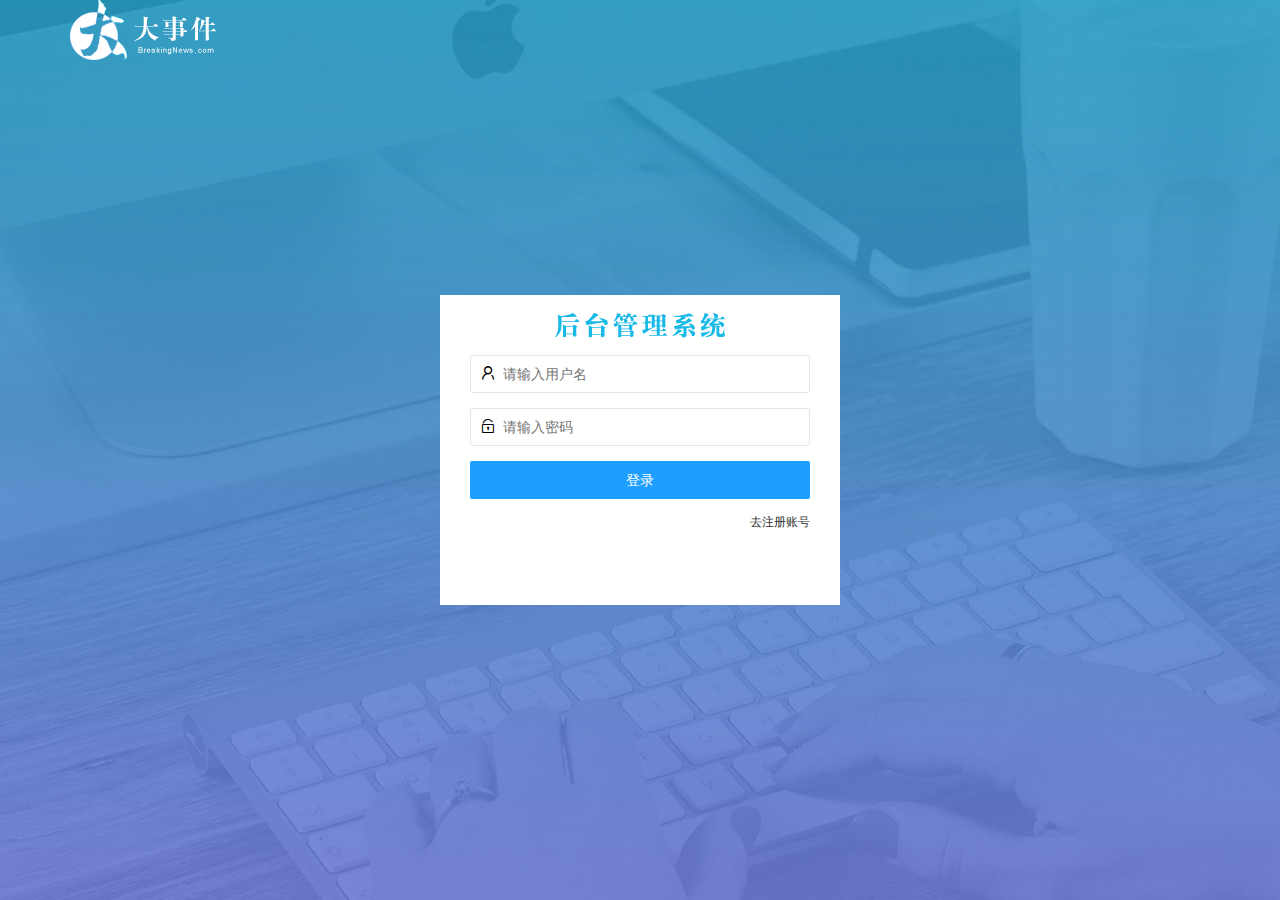
<file: login.html>
<!DOCTYPE html>
<html lang="en">

<head>
    <meta charset="UTF-8">
    <meta http-equiv="X-UA-Compatible" content="IE=edge">
    <meta name="viewport" content="width=device-width, initial-scale=1.0">
    <title>大事件-登录/注册</title>
    <!-- 导入LayUI的样式 -->
    <link rel="stylesheet" href="/assets/lib/layui/css/layui.css">
    <!-- 导入自己的样式表 -->
    <link rel="stylesheet" href="/assets/css/login.css">

</head>

<body>
    <!-- 头部的Logo区域 -->
    <div class="layui-main">
        <img src="/assets/images/logo.png" alt="">
    </div>
    <!-- 登录注册区域 -->
    <div class="loginAndRegBox">
        <div class="title-box"></div>
        <!-- 登录的div -->
        <div class="login-box">
            <!-- 登录表单 -->
            <form class="layui-form" id="form_login">
                <!-- 用户名 -->
                <div class="layui-form-item">
                    <i class="layui-icon layui-icon-username"></i>
                    <input type="text" name="username" required lay-verify="required|username" placeholder="请输入用户名" autocomplete="off" class="layui-input">
                </div>
                <!-- 密码 -->
                <div class="layui-form-item">
                    <i class="layui-icon layui-icon-password"></i>
                    <input type="password" name="password" required lay-verify="required|pwd" placeholder="请输入密码" autocomplete="off" class="layui-input">
                </div>
                <!-- 登录按钮 -->
                <div class="layui-form-item">
                    <button class="layui-btn layui-btn-fluid layui-btn-normal" lay-submit>登录</button>
                </div>
                <div class="layui-form-item links">
                    <a href="javascript:;" id="link_reg">去注册账号</a>
                </div>
            </form>
        </div>
        <!-- 注册的div -->
        <div class="reg-box">
            <!-- 注册表单 -->
            <form class="layui-form" id="form_reg">
                <!-- 用户名 -->
                <div class="layui-form-item">
                    <i class="layui-icon layui-icon-username"></i>
                    <input type="text" name="username" required lay-verify="required" placeholder="请输入用户名" autocomplete="off" class="layui-input">
                </div>
                <!-- 密码 -->
                <div class="layui-form-item">
                    <i class="layui-icon layui-icon-password"></i>
                    <input type="password" name="password" required lay-verify="required|pwd" placeholder="请输入密码" autocomplete="off" class="layui-input">
                </div>
                <!-- 密码确认框 -->
                <div class="layui-form-item">
                    <i class="layui-icon layui-icon-password"></i>
                    <input type="password" name="repassword" required lay-verify="required|repwd" placeholder="再次确认密码" autocomplete="off" class="layui-input">
                </div>
                <!-- 注册按钮 -->
                <div class="layui-form-item">
                    <button class="layui-btn layui-btn-fluid layui-btn-normal" lay-submit>注册</button>
                </div>
                <div class="layui-form-item links">
                    <a href="javascript:;" id="link_login">去登录</a>
                </div>
            </form>

        </div>
    </div>

    <!-- 导入LayUI的JS文件 -->
    <script src="/assets/lib/layui/layui.all.js"></script>
    <!-- 导入JQuery -->
    <script src="/assets/lib/jquery.js"></script>
    <!-- 导入自己封装的Ajax请求函数 -->
    <script src="/assets/js/baseAPI.js"></script>
    <!-- 导入自己的JavaScript 脚本 -->
    <script src="/assets/js/login.js"></script>
</body>

</html>
</file>
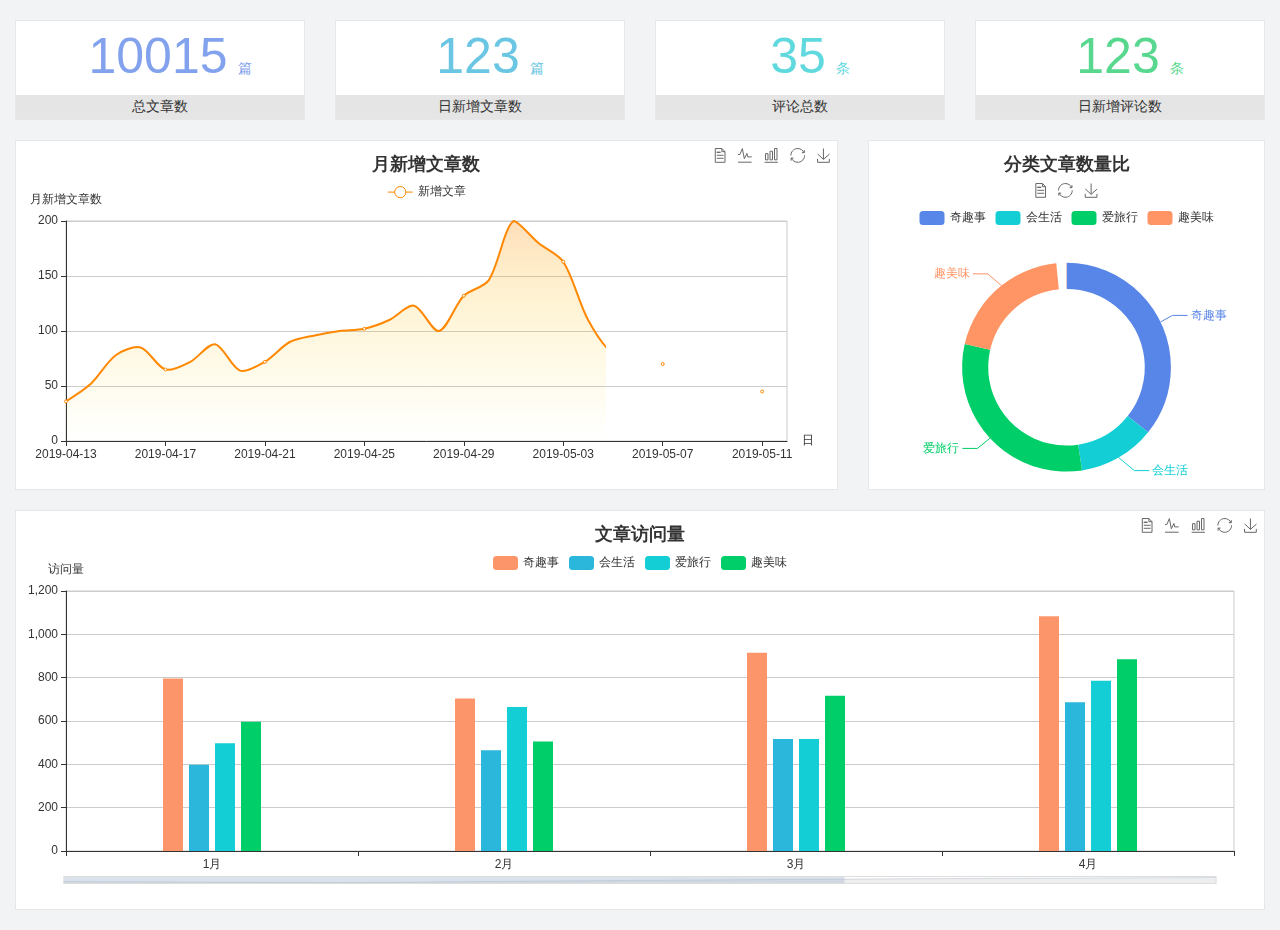
<file: home/dashboard.html>
<!DOCTYPE html>
<html lang="en">

<head>
  <meta charset="UTF-8">
  <meta name="viewport" content="width=device-width, initial-scale=1.0">
  <meta http-equiv="X-UA-Compatible" content="ie=edge">
  <title>图表统计</title>
  <link rel="stylesheet" href="../../assets/lib/bootstrap.css" />
  <link rel="stylesheet" href="../../assets/lib/main.css" />
  <script src="../../assets/lib/jquery.js"></script>
  <script type="text/javascript" src="../../assets/lib/echarts.min.js"></script>
</head>

<body>
  <div class="container-fluid">
    <div class="row spannel_list">
      <div class="col-sm-3 col-xs-6">
        <div class="spannel">
          <em>10015</em><span>篇</span>
          <b>总文章数</b>
        </div>
      </div>
      <div class="col-sm-3 col-xs-6">
        <div class="spannel scolor01">
          <em>123</em><span>篇</span>
          <b>日新增文章数</b>
        </div>
      </div>
      <div class="col-sm-3 col-xs-6">
        <div class="spannel scolor02">
          <em>35</em><span>条</span>
          <b>评论总数</b>
        </div>
      </div>
      <div class="col-sm-3 col-xs-6">
        <div class="spannel scolor03">
          <em>123</em><span>条</span>
          <b>日新增评论数</b>
        </div>
      </div>
    </div>
  </div>

  <div class="container-fluid">
    <div class="row curve-pie">
      <div class="col-lg-8 col-md-8">
        <div class="gragh_pannel" id="curve_show"></div>
      </div>
      <div class="col-lg-4 col-md-4">
        <div class="gragh_pannel" id="pie_show"></div>
      </div>
    </div>
  </div>

  <div class="container-fluid">
    <div class="column_pannel" id="column_show"></div>
  </div>

  <script>
    var oChart = echarts.init(document.getElementById('curve_show'));
    var aList_all = [
      { 'count': 36, 'date': '2019-04-13' },
      { 'count': 52, 'date': '2019-04-14' },
      { 'count': 78, 'date': '2019-04-15' },
      { 'count': 85, 'date': '2019-04-16' },
      { 'count': 65, 'date': '2019-04-17' },
      { 'count': 72, 'date': '2019-04-18' },
      { 'count': 88, 'date': '2019-04-19' },
      { 'count': 64, 'date': '2019-04-20' },
      { 'count': 72, 'date': '2019-04-21' },
      { 'count': 90, 'date': '2019-04-22' },
      { 'count': 96, 'date': '2019-04-23' },
      { 'count': 100, 'date': '2019-04-24' },
      { 'count': 102, 'date': '2019-04-25' },
      { 'count': 110, 'date': '2019-04-26' },
      { 'count': 123, 'date': '2019-04-27' },
      { 'count': 100, 'date': '2019-04-28' },
      { 'count': 132, 'date': '2019-04-29' },
      { 'count': 146, 'date': '2019-04-30' },
      { 'count': 200, 'date': '2019-05-01' },
      { 'count': 180, 'date': '2019-05-02' },
      { 'count': 163, 'date': '2019-05-03' },
      { 'count': 110, 'date': '2019-05-04' },
      { 'count': 80, 'date': '2019-05-05' },
      { 'count': 82, 'date': '2019-05-06' },
      { 'count': 70, 'date': '2019-05-07' },
      { 'count': 65, 'date': '2019-05-08' },
      { 'count': 54, 'date': '2019-05-09' },
      { 'count': 40, 'date': '2019-05-10' },
      { 'count': 45, 'date': '2019-05-11' },
      { 'count': 38, 'date': '2019-05-12' },
    ];

    let aCount = [];
    let aDate = [];

    for (var i = 0; i < aList_all.length; i++) {
      aCount.push(aList_all[i].count);
      aDate.push(aList_all[i].date);
    }

    var chartopt = {
      title: {
        text: '月新增文章数',
        left: 'center',
        top: '10'
      },
      tooltip: {
        trigger: 'axis'
      },
      legend: {
        data: ['新增文章'],
        top: '40'
      },
      toolbox: {
        show: true,
        feature: {
          mark: { show: true },
          dataView: { show: true, readOnly: false },
          magicType: { show: true, type: ['line', 'bar'] },
          restore: { show: true },
          saveAsImage: { show: true }
        }
      },
      calculable: true,
      xAxis: [
        {
          name: '日',
          type: 'category',
          boundaryGap: false,
          data: aDate
        }
      ],
      yAxis: [
        {
          name: '月新增文章数',
          type: 'value'
        }
      ],
      series: [
        {
          name: '新增文章',
          type: 'line',
          smooth: true,
          itemStyle: { normal: { areaStyle: { type: 'default' }, color: '#f80' }, lineStyle: { color: '#f80' } },
          data: aCount
        }],
      areaStyle: {
        normal: {
          color: new echarts.graphic.LinearGradient(0, 0, 0, 1, [{
            offset: 0,
            color: 'rgba(255,136,0,0.39)'
          }, {
            offset: .34,
            color: 'rgba(255,180,0,0.25)'
          }, {
            offset: 1,
            color: 'rgba(255,222,0,0.00)'
          }])

        }
      },
      grid: {
        show: true,
        x: 50,
        x2: 50,
        y: 80,
        height: 220
      }
    };

    oChart.setOption(chartopt);


    var oPie = echarts.init(document.getElementById('pie_show'));
    var oPieopt =
    {
      title: {
        top: 10,
        text: '分类文章数量比',
        x: 'center'
      },
      tooltip: {
        trigger: 'item',
        formatter: "{a} <br/>{b} : {c} ({d}%)"
      },
      color: ['#5885e8', '#13cfd5', '#00ce68', '#ff9565'],
      legend: {
        x: 'center',
        top: 65,
        data: ['奇趣事', '会生活', '爱旅行', '趣美味']
      },
      toolbox: {
        show: true,
        x: 'center',
        top: 35,
        feature: {
          mark: { show: true },
          dataView: { show: true, readOnly: false },
          magicType: {
            show: true,
            type: ['pie', 'funnel'],
            option: {
              funnel: {
                x: '25%',
                width: '50%',
                funnelAlign: 'left',
                max: 1548
              }
            }
          },
          restore: { show: true },
          saveAsImage: { show: true }
        }
      },
      calculable: true,
      series: [
        {
          name: '访问来源',
          type: 'pie',
          radius: ['45%', '60%'],
          center: ['50%', '65%'],
          data: [
            { value: 300, name: '奇趣事' },
            { value: 100, name: '会生活' },
            { value: 260, name: '爱旅行' },
            { value: 180, name: '趣美味' }
          ]
        }
      ]
    };
    oPie.setOption(oPieopt);



    var oColumn = this.echarts.init(document.getElementById('column_show'));
    var oColumnopt =
    {
      title: {
        text: '文章访问量',
        left: 'center',
        top: '10'
      },
      tooltip: {
        trigger: 'axis'
      },
      legend: {
        data: ['奇趣事', '会生活', '爱旅行', '趣美味'],
        top: '40'
      },
      toolbox: {
        show: true,
        feature: {
          mark: { show: true },
          dataView: { show: true, readOnly: false },
          magicType: { show: true, type: ['line', 'bar'] },
          restore: { show: true },
          saveAsImage: { show: true }
        }
      },
      calculable: true,
      xAxis: [
        {
          type: 'category',
          data: ['1月', '2月', '3月', '4月', '5月']
        }
      ],
      yAxis: [
        {
          name: '访问量',
          type: 'value'
        }
      ],
      series: [
        {
          name: '奇趣事',
          type: 'bar',
          barWidth: 20,
          itemStyle: {
            normal: { areaStyle: { type: 'default' }, color: '#fd956a' }
          },
          data: [800, 708, 920, 1090, 1200]
        },
        {
          name: '会生活',
          type: 'bar',
          barWidth: 20,
          itemStyle: {
            normal: { areaStyle: { type: 'default' }, color: '#2bb6db' }
          },
          data: [400, 468, 520, 690, 800]
        },
        {
          name: '爱旅行',
          type: 'bar',
          barWidth: 20,
          itemStyle: {
            normal: { areaStyle: { type: 'default' }, color: '#13cfd5' }
          },
          data: [500, 668, 520, 790, 900]
        },
        {
          name: '趣美味',
          type: 'bar',
          barWidth: 20,
          itemStyle: {
            normal: { areaStyle: { type: 'default' }, color: '#00ce68' }
          },
          data: [600, 508, 720, 890, 1000]
        }
      ],
      grid: {
        show: true,
        x: 50,
        x2: 30,
        y: 80,
        height: 260
      },
      dataZoom: [//给x轴设置滚动条
        {
          start: 0,//默认为0
          end: 100 - 1000 / 31,//默认为100
          type: 'slider',
          show: true,
          xAxisIndex: [0],
          handleSize: 0,//滑动条的 左右2个滑动条的大小
          height: 8,//组件高度
          left: 45, //左边的距离
          right: 50,//右边的距离
          bottom: 26,//右边的距离
          handleColor: '#ddd',//h滑动图标的颜色
          handleStyle: {
            borderColor: "#cacaca",
            borderWidth: "1",
            shadowBlur: 2,
            background: "#ddd",
            shadowColor: "#ddd",
          }
        }]
    };
    oColumn.setOption(oColumnopt);
  </script>
</body>

</html>
</file>
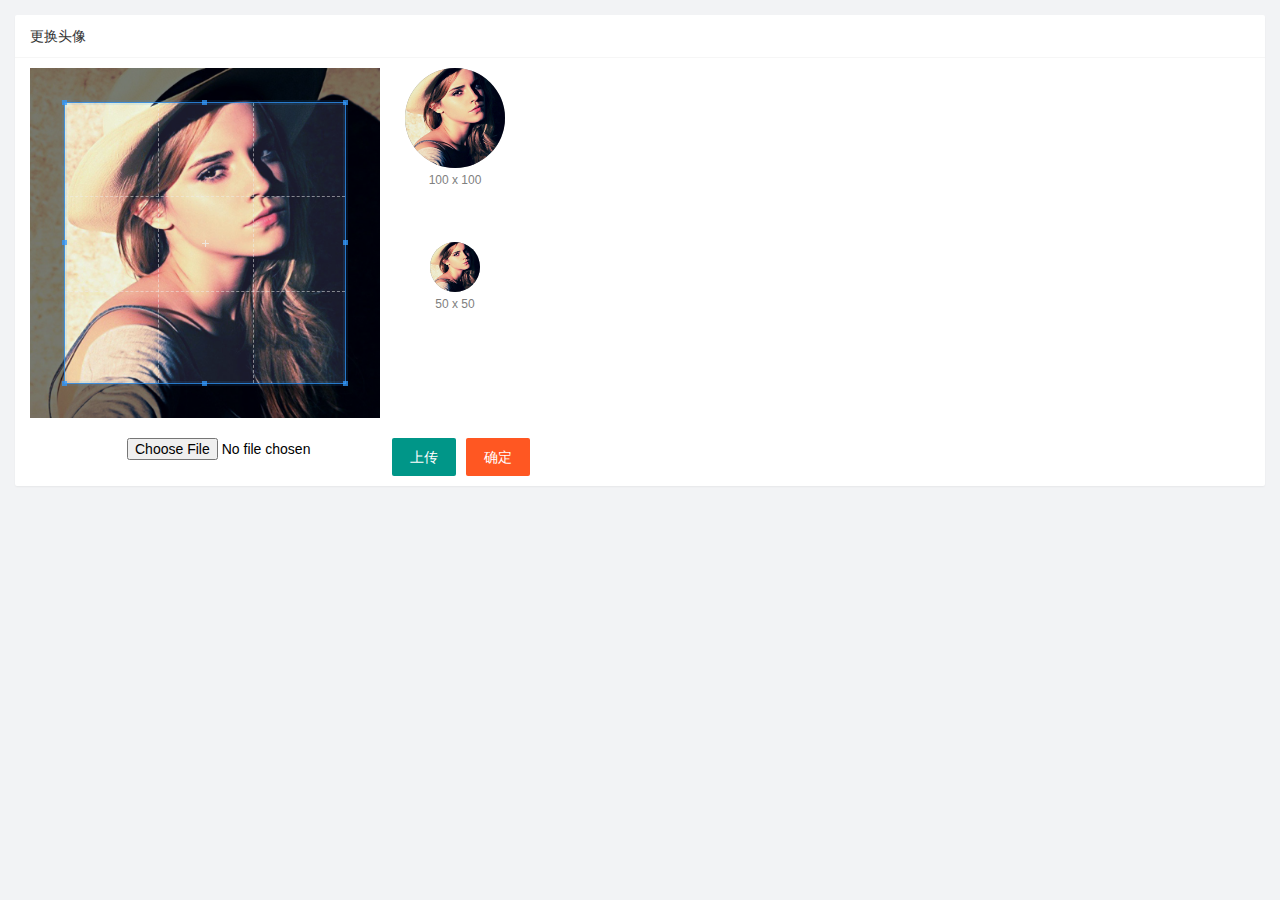
<file: user/user_avatar.html>
<!DOCTYPE html>
<html lang="en">

<head>
    <meta charset="UTF-8">
    <meta http-equiv="X-UA-Compatible" content="IE=edge">
    <meta name="viewport" content="width=device-width, initial-scale=1.0">
    <title>Document</title>
    <link rel="stylesheet" href="/assets/lib/cropper/cropper.css" />
    <link rel="stylesheet" href="/assets/lib/layui/css/layui.css">
    <link rel="stylesheet" href="/assets/css/user/user_avatar.css">
</head>

<body>
    <!-- 卡片区域 -->
    <div class="layui-card">
        <div class="layui-card-header">更换头像</div>
        <div class="layui-card-body">
            <!-- 第一行的图片裁剪和预览区域 -->
            <div class="row1">
                <!-- 图片裁剪区域 -->
                <div class="cropper-box">
                    <!-- 这个 img 标签很重要，将来会把它初始化为裁剪区域 -->
                    <img id="image" src="/assets/images/sample.jpg" />
                </div>
                <!-- 图片的预览区域 -->
                <div class="preview-box">
                    <div>
                        <!-- 宽高为 100px 的预览区域 -->
                        <div class="img-preview w100"></div>
                        <p class="size">100 x 100</p>
                    </div>
                    <div>
                        <!-- 宽高为 50px 的预览区域 -->
                        <div class="img-preview w50"></div>
                        <p class="size">50 x 50</p>
                    </div>
                </div>
            </div>
            <!-- 第二行的按钮区域 -->
            <div class="row2">
                <input type="file" id="file" accept="image/png,image/jpeg" />
                <button type="button" class="layui-btn">上传</button>
                <button type="button" class="layui-btn layui-btn-danger" id="upload">确定</button>
            </div>
        </div>
    </div>
    <script src="/assets/lib/jquery.js"></script>
    <script src="/assets/lib/cropper/Cropper.js"></script>
    <script src="/assets/lib/cropper/jquery-cropper.js"></script>
    <script src="/assets/js/user/user_avatar.js"></script>
</body>

</html>
</file>
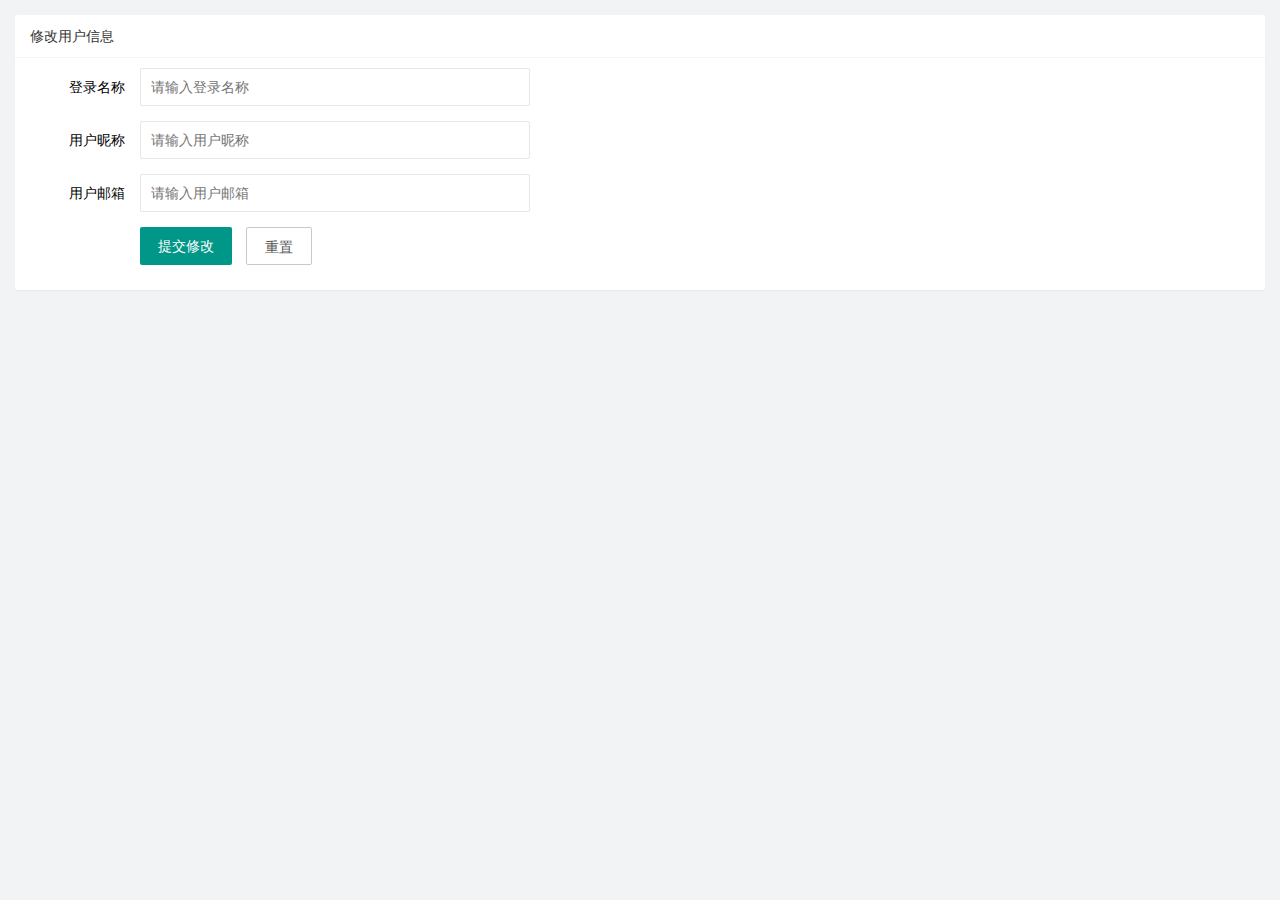
<file: user/user_info.html>
<!DOCTYPE html>
<html lang="en">

<head>
    <meta charset="UTF-8">
    <meta http-equiv="X-UA-Compatible" content="IE=edge">
    <meta name="viewport" content="width=device-width, initial-scale=1.0">
    <title>Document</title>
    <!-- 导入LayUI的样式 -->
    <link rel="stylesheet" href="/assets/lib/layui/css/layui.css">
    <!-- 导入自己的样式 -->
    <link rel="stylesheet" href="/assets/css/user/user_info.css">
</head>

<body>
    <!-- 卡片区域 -->
    <div class="layui-card">
        <div class="layui-card-header">修改用户信息</div>
        <div class="layui-card-body">
            <!-- form表单区域 -->
            <form class="layui-form" lay-filter="formUserInfo">
                <!-- 这是隐藏域 -->
                <input type="hidden" name="id" value="">
                <div class="layui-form-item">
                    <label class="layui-form-label">登录名称</label>
                    <div class="layui-input-block">
                        <input type="text" name="username" required lay-verify="required" placeholder="请输入登录名称" autocomplete="off" class="layui-input" readonly>
                    </div>
                </div>
                <div class="layui-form-item">
                    <label class="layui-form-label">用户昵称</label>
                    <div class="layui-input-block">
                        <input type="text" name="nickname" required lay-verify="required|nickname" placeholder="请输入用户昵称" autocomplete="off" class="layui-input">
                    </div>
                </div>
                <div class="layui-form-item">
                    <label class="layui-form-label">用户邮箱</label>
                    <div class="layui-input-block">
                        <input type="text" name="email" required lay-verify="required" placeholder="请输入用户邮箱" autocomplete="off" class="layui-input">
                    </div>
                </div>
                <div class="layui-form-item">
                    <div class="layui-input-block">
                        <button class="layui-btn" lay-submit lay-filter="formDemo">提交修改</button>
                        <button type="reset" class="layui-btn layui-btn-primary" id="btnReset">重置</button>
                    </div>
                </div>
            </form>
        </div>
    </div>
    <!-- 导入Layui的js -->
    <script src="/assets/lib/layui/layui.all.js"></script>
    <!-- 导入jQuery -->
    <script src="/assets/lib/jquery.js"></script>
    <script src="/assets/js/baseAPI.js"></script>
    <!-- 导入自己的js -->
    <script src="/assets/js/user/user_info.js"></script>

</body>

</html>
</file>
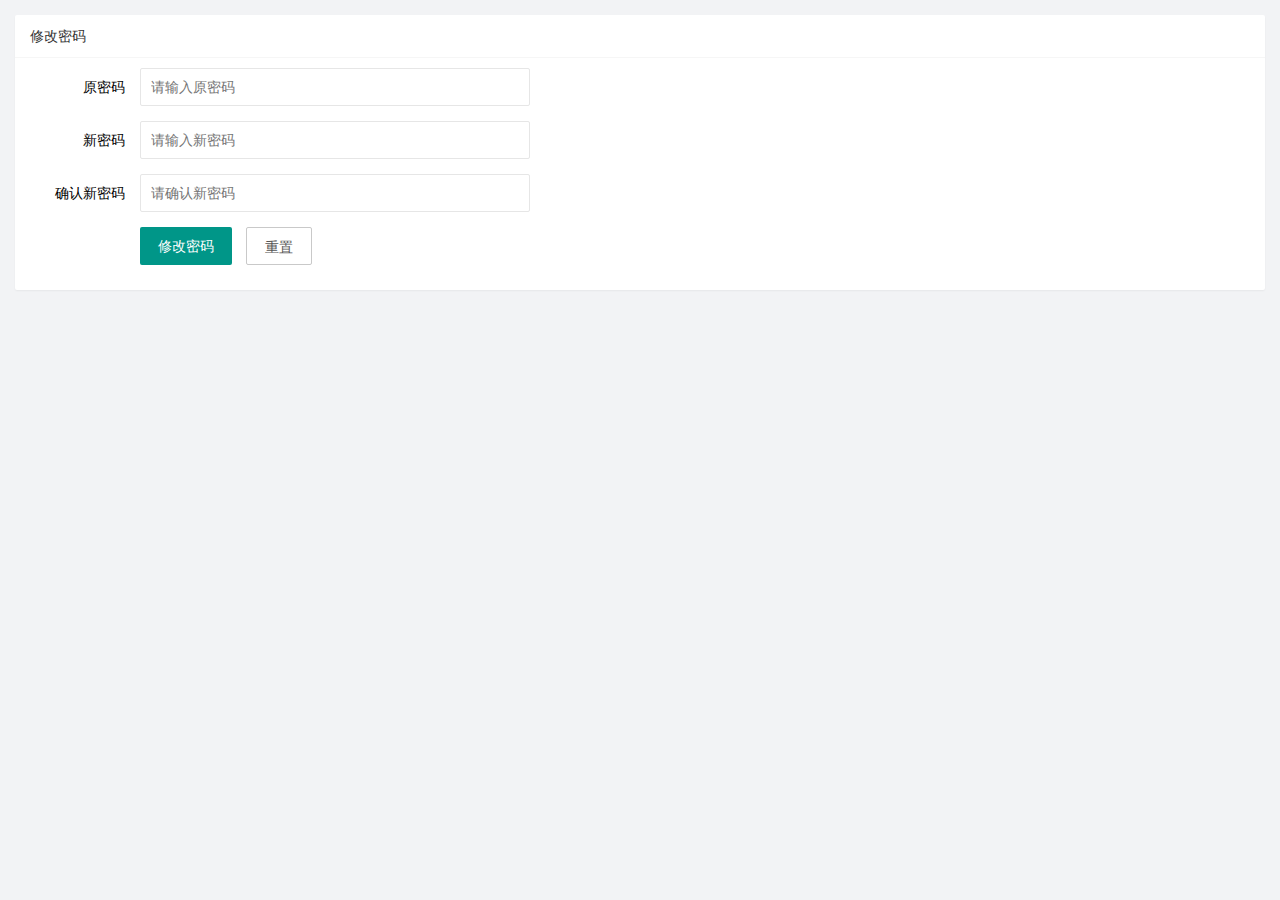
<file: user/user_pwd.html>
<!DOCTYPE html>
<html lang="en">

<head>
    <meta charset="UTF-8">
    <meta http-equiv="X-UA-Compatible" content="IE=edge">
    <meta name="viewport" content="width=device-width, initial-scale=1.0">
    <title>Document</title>
    <!-- 导入LayUI的样式-->
    <link rel="stylesheet" href="/assets/lib/layui/css/layui.css">
    <!-- 导入自己的样式 -->
    <link rel="stylesheet" href="/assets/css/user/user_pwd.css">
</head>

<body>
    <!-- 密码区域 -->
    <div class="layui-card">
        <div class="layui-card-header">修改密码</div>
        <div class="layui-card-body">
            <!-- form表单区域 -->
            <form class="layui-form">
                <div class="layui-form-item">
                    <label class="layui-form-label">原密码</label>
                    <div class="layui-input-block">
                        <input type="password" name="oldPwd" required lay-verify="required|pwd" placeholder="请输入原密码" autocomplete="off" class="layui-input">
                    </div>
                </div>
                <div class="layui-form-item">
                    <label class="layui-form-label">新密码</label>
                    <div class="layui-input-block">
                        <input type="password" name="newPwd" required lay-verify="required|pwd|samePwd" placeholder="请输入新密码" autocomplete="off" class="layui-input">
                    </div>
                </div>
                <div class="layui-form-item">
                    <label class="layui-form-label">确认新密码</label>
                    <div class="layui-input-block">
                        <input type="password" name="rePwd" required lay-verify="required|pwd|rePwd" placeholder="请确认新密码" autocomplete="off" class="layui-input">
                    </div>
                </div>
                <div class="layui-form-item">
                    <div class="layui-input-block">
                        <button class="layui-btn" lay-submit lay-filter="formDemo">修改密码</button>
                        <button type="reset" class="layui-btn layui-btn-primary">重置</button>
                    </div>
                </div>
            </form>
        </div>
    </div>
    <!-- 导入Layui的js -->
    <script src="/assets/lib/layui/layui.all.js"></script>
    <!-- 导入jQuery -->
    <script src="/assets/lib/jquery.js"></script>
    <script src="/assets/js/baseAPI.js"></script>
    <!-- 导入自己的js -->
    <script src="/assets/js/user/user_pwd.js"></script>
</body>

</html>
</file>
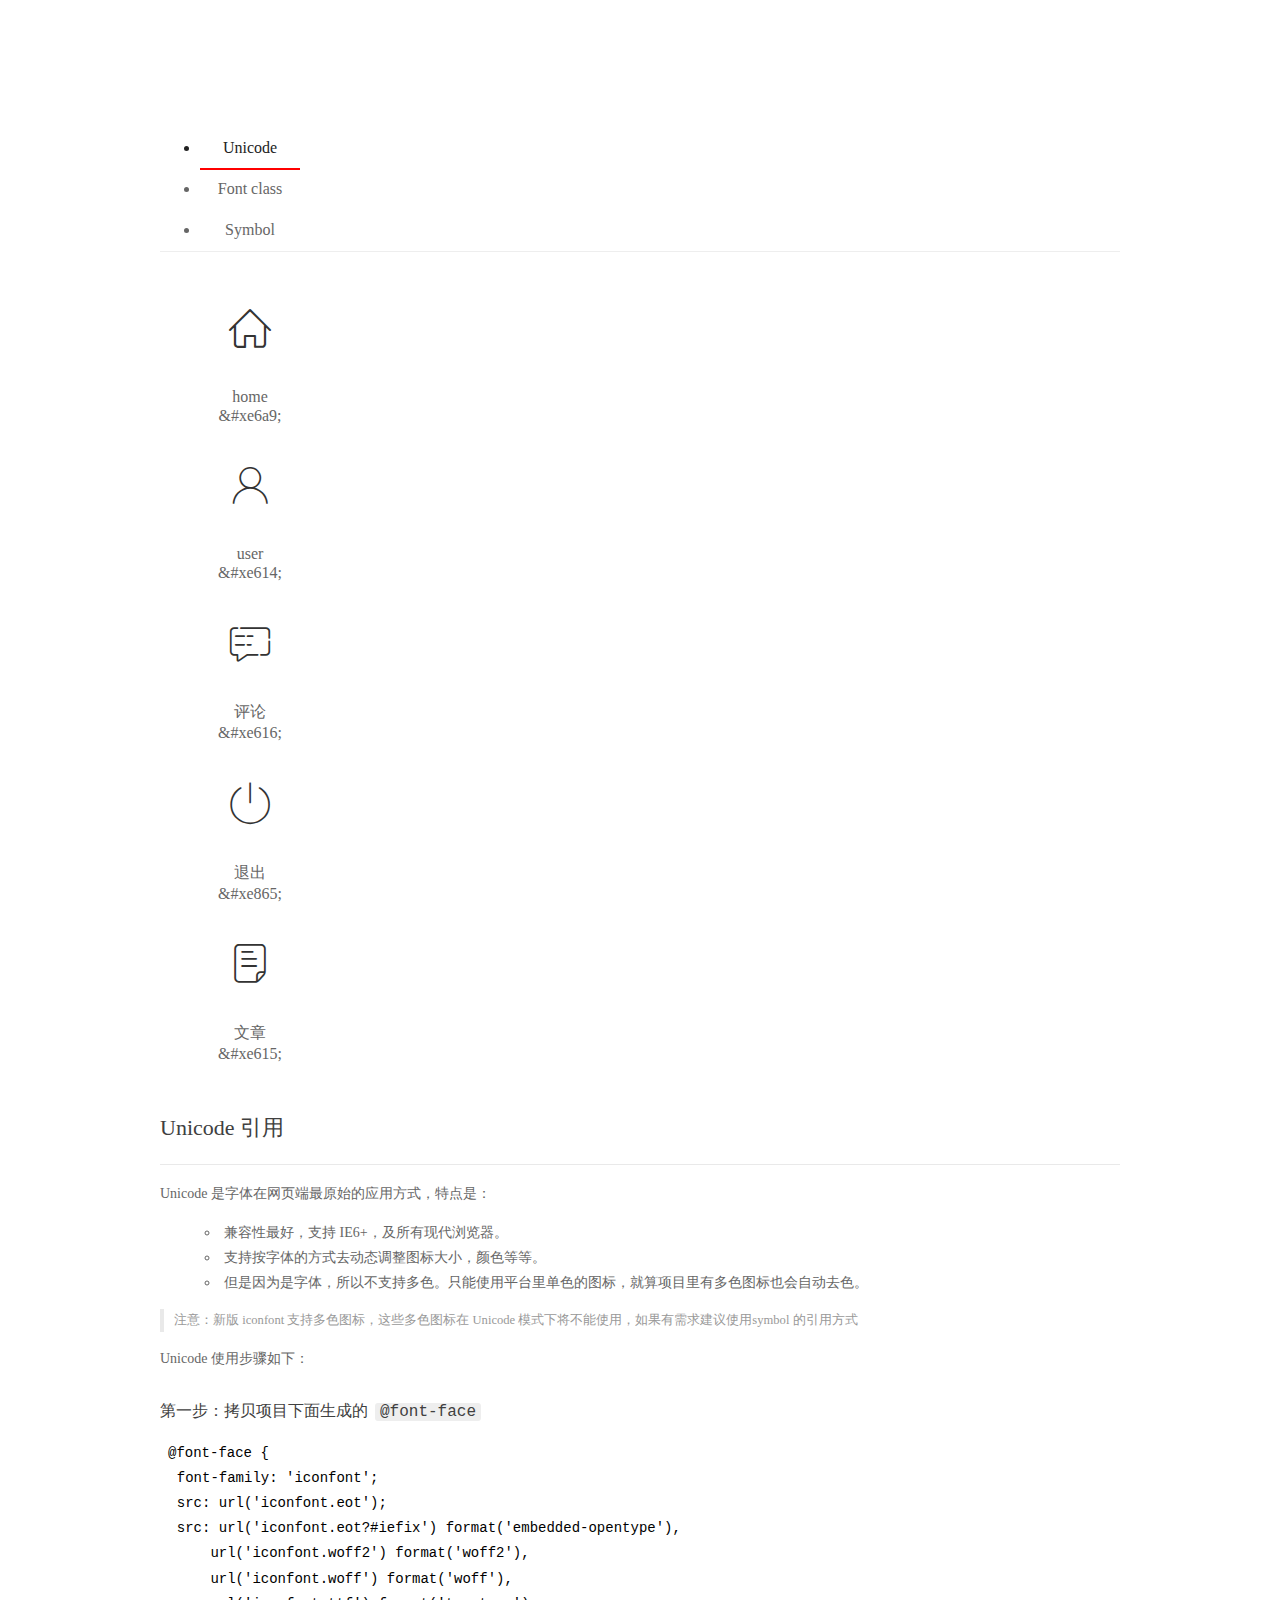
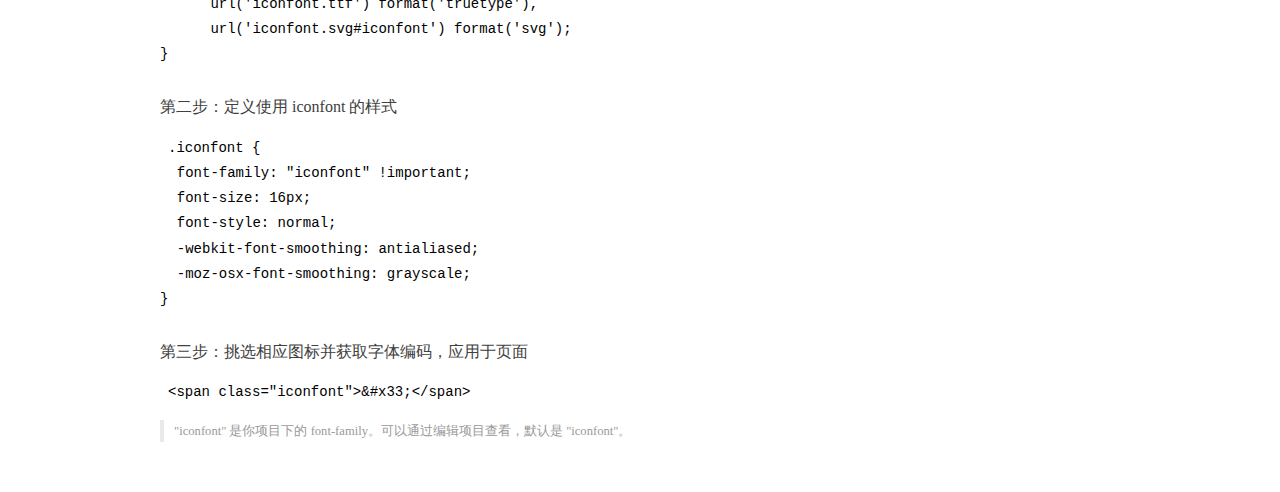
<file: assets/fonts/demo_index.html>
<!DOCTYPE html>
<html>
<head>
  <meta charset="utf-8"/>
  <title>IconFont Demo</title>
  <link rel="shortcut icon" href="https://gtms04.alicdn.com/tps/i4/TB1_oz6GVXXXXaFXpXXJDFnIXXX-64-64.ico" type="image/x-icon"/>
  <link rel="stylesheet" href="https://g.alicdn.com/thx/cube/1.3.2/cube.min.css">
  <link rel="stylesheet" href="demo.css">
  <link rel="stylesheet" href="iconfont.css">
  <script src="iconfont.js"></script>
  <!-- jQuery -->
  <script src="https://a1.alicdn.com/oss/uploads/2018/12/26/7bfddb60-08e8-11e9-9b04-53e73bb6408b.js"></script>
  <!-- 代码高亮 -->
  <script src="https://a1.alicdn.com/oss/uploads/2018/12/26/a3f714d0-08e6-11e9-8a15-ebf944d7534c.js"></script>
</head>
<body>
  <div class="main">
    <h1 class="logo"><a href="https://www.iconfont.cn/" title="iconfont 首页" target="_blank">&#xe86b;</a></h1>
    <div class="nav-tabs">
      <ul id="tabs" class="dib-box">
        <li class="dib active"><span>Unicode</span></li>
        <li class="dib"><span>Font class</span></li>
        <li class="dib"><span>Symbol</span></li>
      </ul>
      
    </div>
    <div class="tab-container">
      <div class="content unicode" style="display: block;">
          <ul class="icon_lists dib-box">
          
            <li class="dib">
              <span class="icon iconfont">&#xe6a9;</span>
                <div class="name">home</div>
                <div class="code-name">&amp;#xe6a9;</div>
              </li>
          
            <li class="dib">
              <span class="icon iconfont">&#xe614;</span>
                <div class="name">user</div>
                <div class="code-name">&amp;#xe614;</div>
              </li>
          
            <li class="dib">
              <span class="icon iconfont">&#xe616;</span>
                <div class="name">评论</div>
                <div class="code-name">&amp;#xe616;</div>
              </li>
          
            <li class="dib">
              <span class="icon iconfont">&#xe865;</span>
                <div class="name">退出</div>
                <div class="code-name">&amp;#xe865;</div>
              </li>
          
            <li class="dib">
              <span class="icon iconfont">&#xe615;</span>
                <div class="name">文章</div>
                <div class="code-name">&amp;#xe615;</div>
              </li>
          
          </ul>
          <div class="article markdown">
          <h2 id="unicode-">Unicode 引用</h2>
          <hr>

          <p>Unicode 是字体在网页端最原始的应用方式，特点是：</p>
          <ul>
            <li>兼容性最好，支持 IE6+，及所有现代浏览器。</li>
            <li>支持按字体的方式去动态调整图标大小，颜色等等。</li>
            <li>但是因为是字体，所以不支持多色。只能使用平台里单色的图标，就算项目里有多色图标也会自动去色。</li>
          </ul>
          <blockquote>
            <p>注意：新版 iconfont 支持多色图标，这些多色图标在 Unicode 模式下将不能使用，如果有需求建议使用symbol 的引用方式</p>
          </blockquote>
          <p>Unicode 使用步骤如下：</p>
          <h3 id="-font-face">第一步：拷贝项目下面生成的 <code>@font-face</code></h3>
<pre><code class="language-css"
>@font-face {
  font-family: 'iconfont';
  src: url('iconfont.eot');
  src: url('iconfont.eot?#iefix') format('embedded-opentype'),
      url('iconfont.woff2') format('woff2'),
      url('iconfont.woff') format('woff'),
      url('iconfont.ttf') format('truetype'),
      url('iconfont.svg#iconfont') format('svg');
}
</code></pre>
          <h3 id="-iconfont-">第二步：定义使用 iconfont 的样式</h3>
<pre><code class="language-css"
>.iconfont {
  font-family: "iconfont" !important;
  font-size: 16px;
  font-style: normal;
  -webkit-font-smoothing: antialiased;
  -moz-osx-font-smoothing: grayscale;
}
</code></pre>
          <h3 id="-">第三步：挑选相应图标并获取字体编码，应用于页面</h3>
<pre>
<code class="language-html"
>&lt;span class="iconfont"&gt;&amp;#x33;&lt;/span&gt;
</code></pre>
          <blockquote>
            <p>"iconfont" 是你项目下的 font-family。可以通过编辑项目查看，默认是 "iconfont"。</p>
          </blockquote>
          </div>
      </div>
      <div class="content font-class">
        <ul class="icon_lists dib-box">
          
          <li class="dib">
            <span class="icon iconfont icon-home"></span>
            <div class="name">
              home
            </div>
            <div class="code-name">.icon-home
            </div>
          </li>
          
          <li class="dib">
            <span class="icon iconfont icon-user"></span>
            <div class="name">
              user
            </div>
            <div class="code-name">.icon-user
            </div>
          </li>
          
          <li class="dib">
            <span class="icon iconfont icon-pinglun"></span>
            <div class="name">
              评论
            </div>
            <div class="code-name">.icon-pinglun
            </div>
          </li>
          
          <li class="dib">
            <span class="icon iconfont icon-tuichu"></span>
            <div class="name">
              退出
            </div>
            <div class="code-name">.icon-tuichu
            </div>
          </li>
          
          <li class="dib">
            <span class="icon iconfont icon-16"></span>
            <div class="name">
              文章
            </div>
            <div class="code-name">.icon-16
            </div>
          </li>
          
        </ul>
        <div class="article markdown">
        <h2 id="font-class-">font-class 引用</h2>
        <hr>

        <p>font-class 是 Unicode 使用方式的一种变种，主要是解决 Unicode 书写不直观，语意不明确的问题。</p>
        <p>与 Unicode 使用方式相比，具有如下特点：</p>
        <ul>
          <li>兼容性良好，支持 IE8+，及所有现代浏览器。</li>
          <li>相比于 Unicode 语意明确，书写更直观。可以很容易分辨这个 icon 是什么。</li>
          <li>因为使用 class 来定义图标，所以当要替换图标时，只需要修改 class 里面的 Unicode 引用。</li>
          <li>不过因为本质上还是使用的字体，所以多色图标还是不支持的。</li>
        </ul>
        <p>使用步骤如下：</p>
        <h3 id="-fontclass-">第一步：引入项目下面生成的 fontclass 代码：</h3>
<pre><code class="language-html">&lt;link rel="stylesheet" href="./iconfont.css"&gt;
</code></pre>
        <h3 id="-">第二步：挑选相应图标并获取类名，应用于页面：</h3>
<pre><code class="language-html">&lt;span class="iconfont icon-xxx"&gt;&lt;/span&gt;
</code></pre>
        <blockquote>
          <p>"
            iconfont" 是你项目下的 font-family。可以通过编辑项目查看，默认是 "iconfont"。</p>
        </blockquote>
      </div>
      </div>
      <div class="content symbol">
          <ul class="icon_lists dib-box">
          
            <li class="dib">
                <svg class="icon svg-icon" aria-hidden="true">
                  <use xlink:href="#icon-home"></use>
                </svg>
                <div class="name">home</div>
                <div class="code-name">#icon-home</div>
            </li>
          
            <li class="dib">
                <svg class="icon svg-icon" aria-hidden="true">
                  <use xlink:href="#icon-user"></use>
                </svg>
                <div class="name">user</div>
                <div class="code-name">#icon-user</div>
            </li>
          
            <li class="dib">
                <svg class="icon svg-icon" aria-hidden="true">
                  <use xlink:href="#icon-pinglun"></use>
                </svg>
                <div class="name">评论</div>
                <div class="code-name">#icon-pinglun</div>
            </li>
          
            <li class="dib">
                <svg class="icon svg-icon" aria-hidden="true">
                  <use xlink:href="#icon-tuichu"></use>
                </svg>
                <div class="name">退出</div>
                <div class="code-name">#icon-tuichu</div>
            </li>
          
            <li class="dib">
                <svg class="icon svg-icon" aria-hidden="true">
                  <use xlink:href="#icon-16"></use>
                </svg>
                <div class="name">文章</div>
                <div class="code-name">#icon-16</div>
            </li>
          
          </ul>
          <div class="article markdown">
          <h2 id="symbol-">Symbol 引用</h2>
          <hr>

          <p>这是一种全新的使用方式，应该说这才是未来的主流，也是平台目前推荐的用法。相关介绍可以参考这篇<a href="">文章</a>
            这种用法其实是做了一个 SVG 的集合，与另外两种相比具有如下特点：</p>
          <ul>
            <li>支持多色图标了，不再受单色限制。</li>
            <li>通过一些技巧，支持像字体那样，通过 <code>font-size</code>, <code>color</code> 来调整样式。</li>
            <li>兼容性较差，支持 IE9+，及现代浏览器。</li>
            <li>浏览器渲染 SVG 的性能一般，还不如 png。</li>
          </ul>
          <p>使用步骤如下：</p>
          <h3 id="-symbol-">第一步：引入项目下面生成的 symbol 代码：</h3>
<pre><code class="language-html">&lt;script src="./iconfont.js"&gt;&lt;/script&gt;
</code></pre>
          <h3 id="-css-">第二步：加入通用 CSS 代码（引入一次就行）：</h3>
<pre><code class="language-html">&lt;style&gt;
.icon {
  width: 1em;
  height: 1em;
  vertical-align: -0.15em;
  fill: currentColor;
  overflow: hidden;
}
&lt;/style&gt;
</code></pre>
          <h3 id="-">第三步：挑选相应图标并获取类名，应用于页面：</h3>
<pre><code class="language-html">&lt;svg class="icon" aria-hidden="true"&gt;
  &lt;use xlink:href="#icon-xxx"&gt;&lt;/use&gt;
&lt;/svg&gt;
</code></pre>
          </div>
      </div>

    </div>
  </div>
  <script>
  $(document).ready(function () {
      $('.tab-container .content:first').show()

      $('#tabs li').click(function (e) {
        var tabContent = $('.tab-container .content')
        var index = $(this).index()

        if ($(this).hasClass('active')) {
          return
        } else {
          $('#tabs li').removeClass('active')
          $(this).addClass('active')

          tabContent.hide().eq(index).fadeIn()
        }
      })
    })
  </script>
</body>
</html>
</file>
<file: assets/lib/layui/css/layui.css>
/** layui-v2.5.5 MIT License By https://www.layui.com */
 .layui-inline,img{display:inline-block;vertical-align:middle}h1,h2,h3,h4,h5,h6{font-weight:400}.layui-edge,.layui-header,.layui-inline,.layui-main{position:relative}.layui-body,.layui-edge,.layui-elip{overflow:hidden}.layui-btn,.layui-edge,.layui-inline,img{vertical-align:middle}.layui-btn,.layui-disabled,.layui-icon,.layui-unselect{-moz-user-select:none;-webkit-user-select:none;-ms-user-select:none}.layui-elip,.layui-form-checkbox span,.layui-form-pane .layui-form-label{text-overflow:ellipsis;white-space:nowrap}.layui-breadcrumb,.layui-tree-btnGroup{visibility:hidden}blockquote,body,button,dd,div,dl,dt,form,h1,h2,h3,h4,h5,h6,input,li,ol,p,pre,td,textarea,th,ul{margin:0;padding:0;-webkit-tap-highlight-color:rgba(0,0,0,0)}a:active,a:hover{outline:0}img{border:none}li{list-style:none}table{border-collapse:collapse;border-spacing:0}h4,h5,h6{font-size:100%}button,input,optgroup,option,select,textarea{font-family:inherit;font-size:inherit;font-style:inherit;font-weight:inherit;outline:0}pre{white-space:pre-wrap;white-space:-moz-pre-wrap;white-space:-pre-wrap;white-space:-o-pre-wrap;word-wrap:break-word}body{line-height:24px;font:14px Helvetica Neue,Helvetica,PingFang SC,Tahoma,Arial,sans-serif}hr{height:1px;margin:10px 0;border:0;clear:both}a{color:#333;text-decoration:none}a:hover{color:#777}a cite{font-style:normal;*cursor:pointer}.layui-border-box,.layui-border-box *{box-sizing:border-box}.layui-box,.layui-box *{box-sizing:content-box}.layui-clear{clear:both;*zoom:1}.layui-clear:after{content:'\20';clear:both;*zoom:1;display:block;height:0}.layui-inline{*display:inline;*zoom:1}.layui-edge{display:inline-block;width:0;height:0;border-width:6px;border-style:dashed;border-color:transparent}.layui-edge-top{top:-4px;border-bottom-color:#999;border-bottom-style:solid}.layui-edge-right{border-left-color:#999;border-left-style:solid}.layui-edge-bottom{top:2px;border-top-color:#999;border-top-style:solid}.layui-edge-left{border-right-color:#999;border-right-style:solid}.layui-disabled,.layui-disabled:hover{color:#d2d2d2!important;cursor:not-allowed!important}.layui-circle{border-radius:100%}.layui-show{display:block!important}.layui-hide{display:none!important}@font-face{font-family:layui-icon;src:url(../font/iconfont.eot?v=250);src:url(../font/iconfont.eot?v=250#iefix) format('embedded-opentype'),url(../font/iconfont.woff2?v=250) format('woff2'),url(../font/iconfont.woff?v=250) format('woff'),url(../font/iconfont.ttf?v=250) format('truetype'),url(../font/iconfont.svg?v=250#layui-icon) format('svg')}.layui-icon{font-family:layui-icon!important;font-size:16px;font-style:normal;-webkit-font-smoothing:antialiased;-moz-osx-font-smoothing:grayscale}.layui-icon-reply-fill:before{content:"\e611"}.layui-icon-set-fill:before{content:"\e614"}.layui-icon-menu-fill:before{content:"\e60f"}.layui-icon-search:before{content:"\e615"}.layui-icon-share:before{content:"\e641"}.layui-icon-set-sm:before{content:"\e620"}.layui-icon-engine:before{content:"\e628"}.layui-icon-close:before{content:"\1006"}.layui-icon-close-fill:before{content:"\1007"}.layui-icon-chart-screen:before{content:"\e629"}.layui-icon-star:before{content:"\e600"}.layui-icon-circle-dot:before{content:"\e617"}.layui-icon-chat:before{content:"\e606"}.layui-icon-release:before{content:"\e609"}.layui-icon-list:before{content:"\e60a"}.layui-icon-chart:before{content:"\e62c"}.layui-icon-ok-circle:before{content:"\1005"}.layui-icon-layim-theme:before{content:"\e61b"}.layui-icon-table:before{content:"\e62d"}.layui-icon-right:before{content:"\e602"}.layui-icon-left:before{content:"\e603"}.layui-icon-cart-simple:before{content:"\e698"}.layui-icon-face-cry:before{content:"\e69c"}.layui-icon-face-smile:before{content:"\e6af"}.layui-icon-survey:before{content:"\e6b2"}.layui-icon-tree:before{content:"\e62e"}.layui-icon-upload-circle:before{content:"\e62f"}.layui-icon-add-circle:before{content:"\e61f"}.layui-icon-download-circle:before{content:"\e601"}.layui-icon-templeate-1:before{content:"\e630"}.layui-icon-util:before{content:"\e631"}.layui-icon-face-surprised:before{content:"\e664"}.layui-icon-edit:before{content:"\e642"}.layui-icon-speaker:before{content:"\e645"}.layui-icon-down:before{content:"\e61a"}.layui-icon-file:before{content:"\e621"}.layui-icon-layouts:before{content:"\e632"}.layui-icon-rate-half:before{content:"\e6c9"}.layui-icon-add-circle-fine:before{content:"\e608"}.layui-icon-prev-circle:before{content:"\e633"}.layui-icon-read:before{content:"\e705"}.layui-icon-404:before{content:"\e61c"}.layui-icon-carousel:before{content:"\e634"}.layui-icon-help:before{content:"\e607"}.layui-icon-code-circle:before{content:"\e635"}.layui-icon-water:before{content:"\e636"}.layui-icon-username:before{content:"\e66f"}.layui-icon-find-fill:before{content:"\e670"}.layui-icon-about:before{content:"\e60b"}.layui-icon-location:before{content:"\e715"}.layui-icon-up:before{content:"\e619"}.layui-icon-pause:before{content:"\e651"}.layui-icon-date:before{content:"\e637"}.layui-icon-layim-uploadfile:before{content:"\e61d"}.layui-icon-delete:before{content:"\e640"}.layui-icon-play:before{content:"\e652"}.layui-icon-top:before{content:"\e604"}.layui-icon-friends:before{content:"\e612"}.layui-icon-refresh-3:before{content:"\e9aa"}.layui-icon-ok:before{content:"\e605"}.layui-icon-layer:before{content:"\e638"}.layui-icon-face-smile-fine:before{content:"\e60c"}.layui-icon-dollar:before{content:"\e659"}.layui-icon-group:before{content:"\e613"}.layui-icon-layim-download:before{content:"\e61e"}.layui-icon-picture-fine:before{content:"\e60d"}.layui-icon-link:before{content:"\e64c"}.layui-icon-diamond:before{content:"\e735"}.layui-icon-log:before{content:"\e60e"}.layui-icon-rate-solid:before{content:"\e67a"}.layui-icon-fonts-del:before{content:"\e64f"}.layui-icon-unlink:before{content:"\e64d"}.layui-icon-fonts-clear:before{content:"\e639"}.layui-icon-triangle-r:before{content:"\e623"}.layui-icon-circle:before{content:"\e63f"}.layui-icon-radio:before{content:"\e643"}.layui-icon-align-center:before{content:"\e647"}.layui-icon-align-right:before{content:"\e648"}.layui-icon-align-left:before{content:"\e649"}.layui-icon-loading-1:before{content:"\e63e"}.layui-icon-return:before{content:"\e65c"}.layui-icon-fonts-strong:before{content:"\e62b"}.layui-icon-upload:before{content:"\e67c"}.layui-icon-dialogue:before{content:"\e63a"}.layui-icon-video:before{content:"\e6ed"}.layui-icon-headset:before{content:"\e6fc"}.layui-icon-cellphone-fine:before{content:"\e63b"}.layui-icon-add-1:before{content:"\e654"}.layui-icon-face-smile-b:before{content:"\e650"}.layui-icon-fonts-html:before{content:"\e64b"}.layui-icon-form:before{content:"\e63c"}.layui-icon-cart:before{content:"\e657"}.layui-icon-camera-fill:before{content:"\e65d"}.layui-icon-tabs:before{content:"\e62a"}.layui-icon-fonts-code:before{content:"\e64e"}.layui-icon-fire:before{content:"\e756"}.layui-icon-set:before{content:"\e716"}.layui-icon-fonts-u:before{content:"\e646"}.layui-icon-triangle-d:before{content:"\e625"}.layui-icon-tips:before{content:"\e702"}.layui-icon-picture:before{content:"\e64a"}.layui-icon-more-vertical:before{content:"\e671"}.layui-icon-flag:before{content:"\e66c"}.layui-icon-loading:before{content:"\e63d"}.layui-icon-fonts-i:before{content:"\e644"}.layui-icon-refresh-1:before{content:"\e666"}.layui-icon-rmb:before{content:"\e65e"}.layui-icon-home:before{content:"\e68e"}.layui-icon-user:before{content:"\e770"}.layui-icon-notice:before{content:"\e667"}.layui-icon-login-weibo:before{content:"\e675"}.layui-icon-voice:before{content:"\e688"}.layui-icon-upload-drag:before{content:"\e681"}.layui-icon-login-qq:before{content:"\e676"}.layui-icon-snowflake:before{content:"\e6b1"}.layui-icon-file-b:before{content:"\e655"}.layui-icon-template:before{content:"\e663"}.layui-icon-auz:before{content:"\e672"}.layui-icon-console:before{content:"\e665"}.layui-icon-app:before{content:"\e653"}.layui-icon-prev:before{content:"\e65a"}.layui-icon-website:before{content:"\e7ae"}.layui-icon-next:before{content:"\e65b"}.layui-icon-component:before{content:"\e857"}.layui-icon-more:before{content:"\e65f"}.layui-icon-login-wechat:before{content:"\e677"}.layui-icon-shrink-right:before{content:"\e668"}.layui-icon-spread-left:before{content:"\e66b"}.layui-icon-camera:before{content:"\e660"}.layui-icon-note:before{content:"\e66e"}.layui-icon-refresh:before{content:"\e669"}.layui-icon-female:before{content:"\e661"}.layui-icon-male:before{content:"\e662"}.layui-icon-password:before{content:"\e673"}.layui-icon-senior:before{content:"\e674"}.layui-icon-theme:before{content:"\e66a"}.layui-icon-tread:before{content:"\e6c5"}.layui-icon-praise:before{content:"\e6c6"}.layui-icon-star-fill:before{content:"\e658"}.layui-icon-rate:before{content:"\e67b"}.layui-icon-template-1:before{content:"\e656"}.layui-icon-vercode:before{content:"\e679"}.layui-icon-cellphone:before{content:"\e678"}.layui-icon-screen-full:before{content:"\e622"}.layui-icon-screen-restore:before{content:"\e758"}.layui-icon-cols:before{content:"\e610"}.layui-icon-export:before{content:"\e67d"}.layui-icon-print:before{content:"\e66d"}.layui-icon-slider:before{content:"\e714"}.layui-icon-addition:before{content:"\e624"}.layui-icon-subtraction:before{content:"\e67e"}.layui-icon-service:before{content:"\e626"}.layui-icon-transfer:before{content:"\e691"}.layui-main{width:1140px;margin:0 auto}.layui-header{z-index:1000;height:60px}.layui-header a:hover{transition:all .5s;-webkit-transition:all .5s}.layui-side{position:fixed;left:0;top:0;bottom:0;z-index:999;width:200px;overflow-x:hidden}.layui-side-scroll{position:relative;width:220px;height:100%;overflow-x:hidden}.layui-body{position:absolute;left:200px;right:0;top:0;bottom:0;z-index:998;width:auto;overflow-y:auto;box-sizing:border-box}.layui-layout-body{overflow:hidden}.layui-layout-admin .layui-header{background-color:#23262E}.layui-layout-admin .layui-side{top:60px;width:200px;overflow-x:hidden}.layui-layout-admin .layui-body{position:fixed;top:60px;bottom:44px}.layui-layout-admin .layui-main{width:auto;margin:0 15px}.layui-layout-admin .layui-footer{position:fixed;left:200px;right:0;bottom:0;height:44px;line-height:44px;padding:0 15px;background-color:#eee}.layui-layout-admin .layui-logo{position:absolute;left:0;top:0;width:200px;height:100%;line-height:60px;text-align:center;color:#009688;font-size:16px}.layui-layout-admin .layui-header .layui-nav{background:0 0}.layui-layout-left{position:absolute!important;left:200px;top:0}.layui-layout-right{position:absolute!important;right:0;top:0}.layui-container{position:relative;margin:0 auto;padding:0 15px;box-sizing:border-box}.layui-fluid{position:relative;margin:0 auto;padding:0 15px}.layui-row:after,.layui-row:before{content:'';display:block;clear:both}.layui-col-lg1,.layui-col-lg10,.layui-col-lg11,.layui-col-lg12,.layui-col-lg2,.layui-col-lg3,.layui-col-lg4,.layui-col-lg5,.layui-col-lg6,.layui-col-lg7,.layui-col-lg8,.layui-col-lg9,.layui-col-md1,.layui-col-md10,.layui-col-md11,.layui-col-md12,.layui-col-md2,.layui-col-md3,.layui-col-md4,.layui-col-md5,.layui-col-md6,.layui-col-md7,.layui-col-md8,.layui-col-md9,.layui-col-sm1,.layui-col-sm10,.layui-col-sm11,.layui-col-sm12,.layui-col-sm2,.layui-col-sm3,.layui-col-sm4,.layui-col-sm5,.layui-col-sm6,.layui-col-sm7,.layui-col-sm8,.layui-col-sm9,.layui-col-xs1,.layui-col-xs10,.layui-col-xs11,.layui-col-xs12,.layui-col-xs2,.layui-col-xs3,.layui-col-xs4,.layui-col-xs5,.layui-col-xs6,.layui-col-xs7,.layui-col-xs8,.layui-col-xs9{position:relative;display:block;box-sizing:border-box}.layui-col-xs1,.layui-col-xs10,.layui-col-xs11,.layui-col-xs12,.layui-col-xs2,.layui-col-xs3,.layui-col-xs4,.layui-col-xs5,.layui-col-xs6,.layui-col-xs7,.layui-col-xs8,.layui-col-xs9{float:left}.layui-col-xs1{width:8.33333333%}.layui-col-xs2{width:16.66666667%}.layui-col-xs3{width:25%}.layui-col-xs4{width:33.33333333%}.layui-col-xs5{width:41.66666667%}.layui-col-xs6{width:50%}.layui-col-xs7{width:58.33333333%}.layui-col-xs8{width:66.66666667%}.layui-col-xs9{width:75%}.layui-col-xs10{width:83.33333333%}.layui-col-xs11{width:91.66666667%}.layui-col-xs12{width:100%}.layui-col-xs-offset1{margin-left:8.33333333%}.layui-col-xs-offset2{margin-left:16.66666667%}.layui-col-xs-offset3{margin-left:25%}.layui-col-xs-offset4{margin-left:33.33333333%}.layui-col-xs-offset5{margin-left:41.66666667%}.layui-col-xs-offset6{margin-left:50%}.layui-col-xs-offset7{margin-left:58.33333333%}.layui-col-xs-offset8{margin-left:66.66666667%}.layui-col-xs-offset9{margin-left:75%}.layui-col-xs-offset10{margin-left:83.33333333%}.layui-col-xs-offset11{margin-left:91.66666667%}.layui-col-xs-offset12{margin-left:100%}@media screen and (max-width:768px){.layui-hide-xs{display:none!important}.layui-show-xs-block{display:block!important}.layui-show-xs-inline{display:inline!important}.layui-show-xs-inline-block{display:inline-block!important}}@media screen and (min-width:768px){.layui-container{width:750px}.layui-hide-sm{display:none!important}.layui-show-sm-block{display:block!important}.layui-show-sm-inline{display:inline!important}.layui-show-sm-inline-block{display:inline-block!important}.layui-col-sm1,.layui-col-sm10,.layui-col-sm11,.layui-col-sm12,.layui-col-sm2,.layui-col-sm3,.layui-col-sm4,.layui-col-sm5,.layui-col-sm6,.layui-col-sm7,.layui-col-sm8,.layui-col-sm9{float:left}.layui-col-sm1{width:8.33333333%}.layui-col-sm2{width:16.66666667%}.layui-col-sm3{width:25%}.layui-col-sm4{width:33.33333333%}.layui-col-sm5{width:41.66666667%}.layui-col-sm6{width:50%}.layui-col-sm7{width:58.33333333%}.layui-col-sm8{width:66.66666667%}.layui-col-sm9{width:75%}.layui-col-sm10{width:83.33333333%}.layui-col-sm11{width:91.66666667%}.layui-col-sm12{width:100%}.layui-col-sm-offset1{margin-left:8.33333333%}.layui-col-sm-offset2{margin-left:16.66666667%}.layui-col-sm-offset3{margin-left:25%}.layui-col-sm-offset4{margin-left:33.33333333%}.layui-col-sm-offset5{margin-left:41.66666667%}.layui-col-sm-offset6{margin-left:50%}.layui-col-sm-offset7{margin-left:58.33333333%}.layui-col-sm-offset8{margin-left:66.66666667%}.layui-col-sm-offset9{margin-left:75%}.layui-col-sm-offset10{margin-left:83.33333333%}.layui-col-sm-offset11{margin-left:91.66666667%}.layui-col-sm-offset12{margin-left:100%}}@media screen and (min-width:992px){.layui-container{width:970px}.layui-hide-md{display:none!important}.layui-show-md-block{display:block!important}.layui-show-md-inline{display:inline!important}.layui-show-md-inline-block{display:inline-block!important}.layui-col-md1,.layui-col-md10,.layui-col-md11,.layui-col-md12,.layui-col-md2,.layui-col-md3,.layui-col-md4,.layui-col-md5,.layui-col-md6,.layui-col-md7,.layui-col-md8,.layui-col-md9{float:left}.layui-col-md1{width:8.33333333%}.layui-col-md2{width:16.66666667%}.layui-col-md3{width:25%}.layui-col-md4{width:33.33333333%}.layui-col-md5{width:41.66666667%}.layui-col-md6{width:50%}.layui-col-md7{width:58.33333333%}.layui-col-md8{width:66.66666667%}.layui-col-md9{width:75%}.layui-col-md10{width:83.33333333%}.layui-col-md11{width:91.66666667%}.layui-col-md12{width:100%}.layui-col-md-offset1{margin-left:8.33333333%}.layui-col-md-offset2{margin-left:16.66666667%}.layui-col-md-offset3{margin-left:25%}.layui-col-md-offset4{margin-left:33.33333333%}.layui-col-md-offset5{margin-left:41.66666667%}.layui-col-md-offset6{margin-left:50%}.layui-col-md-offset7{margin-left:58.33333333%}.layui-col-md-offset8{margin-left:66.66666667%}.layui-col-md-offset9{margin-left:75%}.layui-col-md-offset10{margin-left:83.33333333%}.layui-col-md-offset11{margin-left:91.66666667%}.layui-col-md-offset12{margin-left:100%}}@media screen and (min-width:1200px){.layui-container{width:1170px}.layui-hide-lg{display:none!important}.layui-show-lg-block{display:block!important}.layui-show-lg-inline{display:inline!important}.layui-show-lg-inline-block{display:inline-block!important}.layui-col-lg1,.layui-col-lg10,.layui-col-lg11,.layui-col-lg12,.layui-col-lg2,.layui-col-lg3,.layui-col-lg4,.layui-col-lg5,.layui-col-lg6,.layui-col-lg7,.layui-col-lg8,.layui-col-lg9{float:left}.layui-col-lg1{width:8.33333333%}.layui-col-lg2{width:16.66666667%}.layui-col-lg3{width:25%}.layui-col-lg4{width:33.33333333%}.layui-col-lg5{width:41.66666667%}.layui-col-lg6{width:50%}.layui-col-lg7{width:58.33333333%}.layui-col-lg8{width:66.66666667%}.layui-col-lg9{width:75%}.layui-col-lg10{width:83.33333333%}.layui-col-lg11{width:91.66666667%}.layui-col-lg12{width:100%}.layui-col-lg-offset1{margin-left:8.33333333%}.layui-col-lg-offset2{margin-left:16.66666667%}.layui-col-lg-offset3{margin-left:25%}.layui-col-lg-offset4{margin-left:33.33333333%}.layui-col-lg-offset5{margin-left:41.66666667%}.layui-col-lg-offset6{margin-left:50%}.layui-col-lg-offset7{margin-left:58.33333333%}.layui-col-lg-offset8{margin-left:66.66666667%}.layui-col-lg-offset9{margin-left:75%}.layui-col-lg-offset10{margin-left:83.33333333%}.layui-col-lg-offset11{margin-left:91.66666667%}.layui-col-lg-offset12{margin-left:100%}}.layui-col-space1{margin:-.5px}.layui-col-space1>*{padding:.5px}.layui-col-space3{margin:-1.5px}.layui-col-space3>*{padding:1.5px}.layui-col-space5{margin:-2.5px}.layui-col-space5>*{padding:2.5px}.layui-col-space8{margin:-3.5px}.layui-col-space8>*{padding:3.5px}.layui-col-space10{margin:-5px}.layui-col-space10>*{padding:5px}.layui-col-space12{margin:-6px}.layui-col-space12>*{padding:6px}.layui-col-space15{margin:-7.5px}.layui-col-space15>*{padding:7.5px}.layui-col-space18{margin:-9px}.layui-col-space18>*{padding:9px}.layui-col-space20{margin:-10px}.layui-col-space20>*{padding:10px}.layui-col-space22{margin:-11px}.layui-col-space22>*{padding:11px}.layui-col-space25{margin:-12.5px}.layui-col-space25>*{padding:12.5px}.layui-col-space30{margin:-15px}.layui-col-space30>*{padding:15px}.layui-btn,.layui-input,.layui-select,.layui-textarea,.layui-upload-button{outline:0;-webkit-appearance:none;transition:all .3s;-webkit-transition:all .3s;box-sizing:border-box}.layui-elem-quote{margin-bottom:10px;padding:15px;line-height:22px;border-left:5px solid #009688;border-radius:0 2px 2px 0;background-color:#f2f2f2}.layui-quote-nm{border-style:solid;border-width:1px 1px 1px 5px;background:0 0}.layui-elem-field{margin-bottom:10px;padding:0;border-width:1px;border-style:solid}.layui-elem-field legend{margin-left:20px;padding:0 10px;font-size:20px;font-weight:300}.layui-field-title{margin:10px 0 20px;border-width:1px 0 0}.layui-field-box{padding:10px 15px}.layui-field-title .layui-field-box{padding:10px 0}.layui-progress{position:relative;height:6px;border-radius:20px;background-color:#e2e2e2}.layui-progress-bar{position:absolute;left:0;top:0;width:0;max-width:100%;height:6px;border-radius:20px;text-align:right;background-color:#5FB878;transition:all .3s;-webkit-transition:all .3s}.layui-progress-big,.layui-progress-big .layui-progress-bar{height:18px;line-height:18px}.layui-progress-text{position:relative;top:-20px;line-height:18px;font-size:12px;color:#666}.layui-progress-big .layui-progress-text{position:static;padding:0 10px;color:#fff}.layui-collapse{border-width:1px;border-style:solid;border-radius:2px}.layui-colla-content,.layui-colla-item{border-top-width:1px;border-top-style:solid}.layui-colla-item:first-child{border-top:none}.layui-colla-title{position:relative;height:42px;line-height:42px;padding:0 15px 0 35px;color:#333;background-color:#f2f2f2;cursor:pointer;font-size:14px;overflow:hidden}.layui-colla-content{display:none;padding:10px 15px;line-height:22px;color:#666}.layui-colla-icon{position:absolute;left:15px;top:0;font-size:14px}.layui-card{margin-bottom:15px;border-radius:2px;background-color:#fff;box-shadow:0 1px 2px 0 rgba(0,0,0,.05)}.layui-card:last-child{margin-bottom:0}.layui-card-header{position:relative;height:42px;line-height:42px;padding:0 15px;border-bottom:1px solid #f6f6f6;color:#333;border-radius:2px 2px 0 0;font-size:14px}.layui-bg-black,.layui-bg-blue,.layui-bg-cyan,.layui-bg-green,.layui-bg-orange,.layui-bg-red{color:#fff!important}.layui-card-body{position:relative;padding:10px 15px;line-height:24px}.layui-card-body[pad15]{padding:15px}.layui-card-body[pad20]{padding:20px}.layui-card-body .layui-table{margin:5px 0}.layui-card .layui-tab{margin:0}.layui-panel-window{position:relative;padding:15px;border-radius:0;border-top:5px solid #E6E6E6;background-color:#fff}.layui-auxiliar-moving{position:fixed;left:0;right:0;top:0;bottom:0;width:100%;height:100%;background:0 0;z-index:9999999999}.layui-form-label,.layui-form-mid,.layui-form-select,.layui-input-block,.layui-input-inline,.layui-textarea{position:relative}.layui-bg-red{background-color:#FF5722!important}.layui-bg-orange{background-color:#FFB800!important}.layui-bg-green{background-color:#009688!important}.layui-bg-cyan{background-color:#2F4056!important}.layui-bg-blue{background-color:#1E9FFF!important}.layui-bg-black{background-color:#393D49!important}.layui-bg-gray{background-color:#eee!important;color:#666!important}.layui-badge-rim,.layui-colla-content,.layui-colla-item,.layui-collapse,.layui-elem-field,.layui-form-pane .layui-form-item[pane],.layui-form-pane .layui-form-label,.layui-input,.layui-layedit,.layui-layedit-tool,.layui-quote-nm,.layui-select,.layui-tab-bar,.layui-tab-card,.layui-tab-title,.layui-tab-title .layui-this:after,.layui-textarea{border-color:#e6e6e6}.layui-timeline-item:before,hr{background-color:#e6e6e6}.layui-text{line-height:22px;font-size:14px;color:#666}.layui-text h1,.layui-text h2,.layui-text h3{font-weight:500;color:#333}.layui-text h1{font-size:30px}.layui-text h2{font-size:24px}.layui-text h3{font-size:18px}.layui-text a:not(.layui-btn){color:#01AAED}.layui-text a:not(.layui-btn):hover{text-decoration:underline}.layui-text ul{padding:5px 0 5px 15px}.layui-text ul li{margin-top:5px;list-style-type:disc}.layui-text em,.layui-word-aux{color:#999!important;padding:0 5px!important}.layui-btn{display:inline-block;height:38px;line-height:38px;padding:0 18px;background-color:#009688;color:#fff;white-space:nowrap;text-align:center;font-size:14px;border:none;border-radius:2px;cursor:pointer}.layui-btn:hover{opacity:.8;filter:alpha(opacity=80);color:#fff}.layui-btn:active{opacity:1;filter:alpha(opacity=100)}.layui-btn+.layui-btn{margin-left:10px}.layui-btn-container{font-size:0}.layui-btn-container .layui-btn{margin-right:10px;margin-bottom:10px}.layui-btn-container .layui-btn+.layui-btn{margin-left:0}.layui-table .layui-btn-container .layui-btn{margin-bottom:9px}.layui-btn-radius{border-radius:100px}.layui-btn .layui-icon{margin-right:3px;font-size:18px;vertical-align:bottom;vertical-align:middle\9}.layui-btn-primary{border:1px solid #C9C9C9;background-color:#fff;color:#555}.layui-btn-primary:hover{border-color:#009688;color:#333}.layui-btn-normal{background-color:#1E9FFF}.layui-btn-warm{background-color:#FFB800}.layui-btn-danger{background-color:#FF5722}.layui-btn-checked{background-color:#5FB878}.layui-btn-disabled,.layui-btn-disabled:active,.layui-btn-disabled:hover{border:1px solid #e6e6e6;background-color:#FBFBFB;color:#C9C9C9;cursor:not-allowed;opacity:1}.layui-btn-lg{height:44px;line-height:44px;padding:0 25px;font-size:16px}.layui-btn-sm{height:30px;line-height:30px;padding:0 10px;font-size:12px}.layui-btn-sm i{font-size:16px!important}.layui-btn-xs{height:22px;line-height:22px;padding:0 5px;font-size:12px}.layui-btn-xs i{font-size:14px!important}.layui-btn-group{display:inline-block;vertical-align:middle;font-size:0}.layui-btn-group .layui-btn{margin-left:0!important;margin-right:0!important;border-left:1px solid rgba(255,255,255,.5);border-radius:0}.layui-btn-group .layui-btn-primary{border-left:none}.layui-btn-group .layui-btn-primary:hover{border-color:#C9C9C9;color:#009688}.layui-btn-group .layui-btn:first-child{border-left:none;border-radius:2px 0 0 2px}.layui-btn-group .layui-btn-primary:first-child{border-left:1px solid #c9c9c9}.layui-btn-group .layui-btn:last-child{border-radius:0 2px 2px 0}.layui-btn-group .layui-btn+.layui-btn{margin-left:0}.layui-btn-group+.layui-btn-group{margin-left:10px}.layui-btn-fluid{width:100%}.layui-input,.layui-select,.layui-textarea{height:38px;line-height:1.3;line-height:38px\9;border-width:1px;border-style:solid;background-color:#fff;border-radius:2px}.layui-input::-webkit-input-placeholder,.layui-select::-webkit-input-placeholder,.layui-textarea::-webkit-input-placeholder{line-height:1.3}.layui-input,.layui-textarea{display:block;width:100%;padding-left:10px}.layui-input:hover,.layui-textarea:hover{border-color:#D2D2D2!important}.layui-input:focus,.layui-textarea:focus{border-color:#C9C9C9!important}.layui-textarea{min-height:100px;height:auto;line-height:20px;padding:6px 10px;resize:vertical}.layui-select{padding:0 10px}.layui-form input[type=checkbox],.layui-form input[type=radio],.layui-form select{display:none}.layui-form [lay-ignore]{display:initial}.layui-form-item{margin-bottom:15px;clear:both;*zoom:1}.layui-form-item:after{content:'\20';clear:both;*zoom:1;display:block;height:0}.layui-form-label{float:left;display:block;padding:9px 15px;width:80px;font-weight:400;line-height:20px;text-align:right}.layui-form-label-col{display:block;float:none;padding:9px 0;line-height:20px;text-align:left}.layui-form-item .layui-inline{margin-bottom:5px;margin-right:10px}.layui-input-block{margin-left:110px;min-height:36px}.layui-input-inline{display:inline-block;vertical-align:middle}.layui-form-item .layui-input-inline{float:left;width:190px;margin-right:10px}.layui-form-text .layui-input-inline{width:auto}.layui-form-mid{float:left;display:block;padding:9px 0!important;line-height:20px;margin-right:10px}.layui-form-danger+.layui-form-select .layui-input,.layui-form-danger:focus{border-color:#FF5722!important}.layui-form-select .layui-input{padding-right:30px;cursor:pointer}.layui-form-select .layui-edge{position:absolute;right:10px;top:50%;margin-top:-3px;cursor:pointer;border-width:6px;border-top-color:#c2c2c2;border-top-style:solid;transition:all .3s;-webkit-transition:all .3s}.layui-form-select dl{display:none;position:absolute;left:0;top:42px;padding:5px 0;z-index:899;min-width:100%;border:1px solid #d2d2d2;max-height:300px;overflow-y:auto;background-color:#fff;border-radius:2px;box-shadow:0 2px 4px rgba(0,0,0,.12);box-sizing:border-box}.layui-form-select dl dd,.layui-form-select dl dt{padding:0 10px;line-height:36px;white-space:nowrap;overflow:hidden;text-overflow:ellipsis}.layui-form-select dl dt{font-size:12px;color:#999}.layui-form-select dl dd{cursor:pointer}.layui-form-select dl dd:hover{background-color:#f2f2f2;-webkit-transition:.5s all;transition:.5s all}.layui-form-select .layui-select-group dd{padding-left:20px}.layui-form-select dl dd.layui-select-tips{padding-left:10px!important;color:#999}.layui-form-select dl dd.layui-this{background-color:#5FB878;color:#fff}.layui-form-checkbox,.layui-form-select dl dd.layui-disabled{background-color:#fff}.layui-form-selected dl{display:block}.layui-form-checkbox,.layui-form-checkbox *,.layui-form-switch{display:inline-block;vertical-align:middle}.layui-form-selected .layui-edge{margin-top:-9px;-webkit-transform:rotate(180deg);transform:rotate(180deg);margin-top:-3px\9}:root .layui-form-selected .layui-edge{margin-top:-9px\0/IE9}.layui-form-selectup dl{top:auto;bottom:42px}.layui-select-none{margin:5px 0;text-align:center;color:#999}.layui-select-disabled .layui-disabled{border-color:#eee!important}.layui-select-disabled .layui-edge{border-top-color:#d2d2d2}.layui-form-checkbox{position:relative;height:30px;line-height:30px;margin-right:10px;padding-right:30px;cursor:pointer;font-size:0;-webkit-transition:.1s linear;transition:.1s linear;box-sizing:border-box}.layui-form-checkbox span{padding:0 10px;height:100%;font-size:14px;border-radius:2px 0 0 2px;background-color:#d2d2d2;color:#fff;overflow:hidden}.layui-form-checkbox:hover span{background-color:#c2c2c2}.layui-form-checkbox i{position:absolute;right:0;top:0;width:30px;height:28px;border:1px solid #d2d2d2;border-left:none;border-radius:0 2px 2px 0;color:#fff;font-size:20px;text-align:center}.layui-form-checkbox:hover i{border-color:#c2c2c2;color:#c2c2c2}.layui-form-checked,.layui-form-checked:hover{border-color:#5FB878}.layui-form-checked span,.layui-form-checked:hover span{background-color:#5FB878}.layui-form-checked i,.layui-form-checked:hover i{color:#5FB878}.layui-form-item .layui-form-checkbox{margin-top:4px}.layui-form-checkbox[lay-skin=primary]{height:auto!important;line-height:normal!important;min-width:18px;min-height:18px;border:none!important;margin-right:0;padding-left:28px;padding-right:0;background:0 0}.layui-form-checkbox[lay-skin=primary] span{padding-left:0;padding-right:15px;line-height:18px;background:0 0;color:#666}.layui-form-checkbox[lay-skin=primary] i{right:auto;left:0;width:16px;height:16px;line-height:16px;border:1px solid #d2d2d2;font-size:12px;border-radius:2px;background-color:#fff;-webkit-transition:.1s linear;transition:.1s linear}.layui-form-checkbox[lay-skin=primary]:hover i{border-color:#5FB878;color:#fff}.layui-form-checked[lay-skin=primary] i{border-color:#5FB878!important;background-color:#5FB878;color:#fff}.layui-checkbox-disbaled[lay-skin=primary] span{background:0 0!important;color:#c2c2c2}.layui-checkbox-disbaled[lay-skin=primary]:hover i{border-color:#d2d2d2}.layui-form-item .layui-form-checkbox[lay-skin=primary]{margin-top:10px}.layui-form-switch{position:relative;height:22px;line-height:22px;min-width:35px;padding:0 5px;margin-top:8px;border:1px solid #d2d2d2;border-radius:20px;cursor:pointer;background-color:#fff;-webkit-transition:.1s linear;transition:.1s linear}.layui-form-switch i{position:absolute;left:5px;top:3px;width:16px;height:16px;border-radius:20px;background-color:#d2d2d2;-webkit-transition:.1s linear;transition:.1s linear}.layui-form-switch em{position:relative;top:0;width:25px;margin-left:21px;padding:0!important;text-align:center!important;color:#999!important;font-style:normal!important;font-size:12px}.layui-form-onswitch{border-color:#5FB878;background-color:#5FB878}.layui-checkbox-disbaled,.layui-checkbox-disbaled i{border-color:#e2e2e2!important}.layui-form-onswitch i{left:100%;margin-left:-21px;background-color:#fff}.layui-form-onswitch em{margin-left:5px;margin-right:21px;color:#fff!important}.layui-checkbox-disbaled span{background-color:#e2e2e2!important}.layui-checkbox-disbaled:hover i{color:#fff!important}[lay-radio]{display:none}.layui-form-radio,.layui-form-radio *{display:inline-block;vertical-align:middle}.layui-form-radio{line-height:28px;margin:6px 10px 0 0;padding-right:10px;cursor:pointer;font-size:0}.layui-form-radio *{font-size:14px}.layui-form-radio>i{margin-right:8px;font-size:22px;color:#c2c2c2}.layui-form-radio>i:hover,.layui-form-radioed>i{color:#5FB878}.layui-radio-disbaled>i{color:#e2e2e2!important}.layui-form-pane .layui-form-label{width:110px;padding:8px 15px;height:38px;line-height:20px;border-width:1px;border-style:solid;border-radius:2px 0 0 2px;text-align:center;background-color:#FBFBFB;overflow:hidden;box-sizing:border-box}.layui-form-pane .layui-input-inline{margin-left:-1px}.layui-form-pane .layui-input-block{margin-left:110px;left:-1px}.layui-form-pane .layui-input{border-radius:0 2px 2px 0}.layui-form-pane .layui-form-text .layui-form-label{float:none;width:100%;border-radius:2px;box-sizing:border-box;text-align:left}.layui-form-pane .layui-form-text .layui-input-inline{display:block;margin:0;top:-1px;clear:both}.layui-form-pane .layui-form-text .layui-input-block{margin:0;left:0;top:-1px}.layui-form-pane .layui-form-text .layui-textarea{min-height:100px;border-radius:0 0 2px 2px}.layui-form-pane .layui-form-checkbox{margin:4px 0 4px 10px}.layui-form-pane .layui-form-radio,.layui-form-pane .layui-form-switch{margin-top:6px;margin-left:10px}.layui-form-pane .layui-form-item[pane]{position:relative;border-width:1px;border-style:solid}.layui-form-pane .layui-form-item[pane] .layui-form-label{position:absolute;left:0;top:0;height:100%;border-width:0 1px 0 0}.layui-form-pane .layui-form-item[pane] .layui-input-inline{margin-left:110px}@media screen and (max-width:450px){.layui-form-item .layui-form-label{text-overflow:ellipsis;overflow:hidden;white-space:nowrap}.layui-form-item .layui-inline{display:block;margin-right:0;margin-bottom:20px;clear:both}.layui-form-item .layui-inline:after{content:'\20';clear:both;display:block;height:0}.layui-form-item .layui-input-inline{display:block;float:none;left:-3px;width:auto;margin:0 0 10px 112px}.layui-form-item .layui-input-inline+.layui-form-mid{margin-left:110px;top:-5px;padding:0}.layui-form-item .layui-form-checkbox{margin-right:5px;margin-bottom:5px}}.layui-layedit{border-width:1px;border-style:solid;border-radius:2px}.layui-layedit-tool{padding:3px 5px;border-bottom-width:1px;border-bottom-style:solid;font-size:0}.layedit-tool-fixed{position:fixed;top:0;border-top:1px solid #e2e2e2}.layui-layedit-tool .layedit-tool-mid,.layui-layedit-tool .layui-icon{display:inline-block;vertical-align:middle;text-align:center;font-size:14px}.layui-layedit-tool .layui-icon{position:relative;width:32px;height:30px;line-height:30px;margin:3px 5px;color:#777;cursor:pointer;border-radius:2px}.layui-layedit-tool .layui-icon:hover{color:#393D49}.layui-layedit-tool .layui-icon:active{color:#000}.layui-layedit-tool .layedit-tool-active{background-color:#e2e2e2;color:#000}.layui-layedit-tool .layui-disabled,.layui-layedit-tool .layui-disabled:hover{color:#d2d2d2;cursor:not-allowed}.layui-layedit-tool .layedit-tool-mid{width:1px;height:18px;margin:0 10px;background-color:#d2d2d2}.layedit-tool-html{width:50px!important;font-size:30px!important}.layedit-tool-b,.layedit-tool-code,.layedit-tool-help{font-size:16px!important}.layedit-tool-d,.layedit-tool-face,.layedit-tool-image,.layedit-tool-unlink{font-size:18px!important}.layedit-tool-image input{position:absolute;font-size:0;left:0;top:0;width:100%;height:100%;opacity:.01;filter:Alpha(opacity=1);cursor:pointer}.layui-layedit-iframe iframe{display:block;width:100%}#LAY_layedit_code{overflow:hidden}.layui-laypage{display:inline-block;*display:inline;*zoom:1;vertical-align:middle;margin:10px 0;font-size:0}.layui-laypage>a:first-child,.layui-laypage>a:first-child em{border-radius:2px 0 0 2px}.layui-laypage>a:last-child,.layui-laypage>a:last-child em{border-radius:0 2px 2px 0}.layui-laypage>:first-child{margin-left:0!important}.layui-laypage>:last-child{margin-right:0!important}.layui-laypage a,.layui-laypage button,.layui-laypage input,.layui-laypage select,.layui-laypage span{border:1px solid #e2e2e2}.layui-laypage a,.layui-laypage span{display:inline-block;*display:inline;*zoom:1;vertical-align:middle;padding:0 15px;height:28px;line-height:28px;margin:0 -1px 5px 0;background-color:#fff;color:#333;font-size:12px}.layui-flow-more a *,.layui-laypage input,.layui-table-view select[lay-ignore]{display:inline-block}.layui-laypage a:hover{color:#009688}.layui-laypage em{font-style:normal}.layui-laypage .layui-laypage-spr{color:#999;font-weight:700}.layui-laypage a{text-decoration:none}.layui-laypage .layui-laypage-curr{position:relative}.layui-laypage .layui-laypage-curr em{position:relative;color:#fff}.layui-laypage .layui-laypage-curr .layui-laypage-em{position:absolute;left:-1px;top:-1px;padding:1px;width:100%;height:100%;background-color:#009688}.layui-laypage-em{border-radius:2px}.layui-laypage-next em,.layui-laypage-prev em{font-family:Sim sun;font-size:16px}.layui-laypage .layui-laypage-count,.layui-laypage .layui-laypage-limits,.layui-laypage .layui-laypage-refresh,.layui-laypage .layui-laypage-skip{margin-left:10px;margin-right:10px;padding:0;border:none}.layui-laypage .layui-laypage-limits,.layui-laypage .layui-laypage-refresh{vertical-align:top}.layui-laypage .layui-laypage-refresh i{font-size:18px;cursor:pointer}.layui-laypage select{height:22px;padding:3px;border-radius:2px;cursor:pointer}.layui-laypage .layui-laypage-skip{height:30px;line-height:30px;color:#999}.layui-laypage button,.layui-laypage input{height:30px;line-height:30px;border-radius:2px;vertical-align:top;background-color:#fff;box-sizing:border-box}.layui-laypage input{width:40px;margin:0 10px;padding:0 3px;text-align:center}.layui-laypage input:focus,.layui-laypage select:focus{border-color:#009688!important}.layui-laypage button{margin-left:10px;padding:0 10px;cursor:pointer}.layui-table,.layui-table-view{margin:10px 0}.layui-flow-more{margin:10px 0;text-align:center;color:#999;font-size:14px}.layui-flow-more a{height:32px;line-height:32px}.layui-flow-more a *{vertical-align:top}.layui-flow-more a cite{padding:0 20px;border-radius:3px;background-color:#eee;color:#333;font-style:normal}.layui-flow-more a cite:hover{opacity:.8}.layui-flow-more a i{font-size:30px;color:#737383}.layui-table{width:100%;background-color:#fff;color:#666}.layui-table tr{transition:all .3s;-webkit-transition:all .3s}.layui-table th{text-align:left;font-weight:400}.layui-table tbody tr:hover,.layui-table thead tr,.layui-table-click,.layui-table-header,.layui-table-hover,.layui-table-mend,.layui-table-patch,.layui-table-tool,.layui-table-total,.layui-table-total tr,.layui-table[lay-even] tr:nth-child(even){background-color:#f2f2f2}.layui-table td,.layui-table th,.layui-table-col-set,.layui-table-fixed-r,.layui-table-grid-down,.layui-table-header,.layui-table-page,.layui-table-tips-main,.layui-table-tool,.layui-table-total,.layui-table-view,.layui-table[lay-skin=line],.layui-table[lay-skin=row]{border-width:1px;border-style:solid;border-color:#e6e6e6}.layui-table td,.layui-table th{position:relative;padding:9px 15px;min-height:20px;line-height:20px;font-size:14px}.layui-table[lay-skin=line] td,.layui-table[lay-skin=line] th{border-width:0 0 1px}.layui-table[lay-skin=row] td,.layui-table[lay-skin=row] th{border-width:0 1px 0 0}.layui-table[lay-skin=nob] td,.layui-table[lay-skin=nob] th{border:none}.layui-table img{max-width:100px}.layui-table[lay-size=lg] td,.layui-table[lay-size=lg] th{padding:15px 30px}.layui-table-view .layui-table[lay-size=lg] .layui-table-cell{height:40px;line-height:40px}.layui-table[lay-size=sm] td,.layui-table[lay-size=sm] th{font-size:12px;padding:5px 10px}.layui-table-view .layui-table[lay-size=sm] .layui-table-cell{height:20px;line-height:20px}.layui-table[lay-data]{display:none}.layui-table-box{position:relative;overflow:hidden}.layui-table-view .layui-table{position:relative;width:auto;margin:0}.layui-table-view .layui-table[lay-skin=line]{border-width:0 1px 0 0}.layui-table-view .layui-table[lay-skin=row]{border-width:0 0 1px}.layui-table-view .layui-table td,.layui-table-view .layui-table th{padding:5px 0;border-top:none;border-left:none}.layui-table-view .layui-table th.layui-unselect .layui-table-cell span{cursor:pointer}.layui-table-view .layui-table td{cursor:default}.layui-table-view .layui-table td[data-edit=text]{cursor:text}.layui-table-view .layui-form-checkbox[lay-skin=primary] i{width:18px;height:18px}.layui-table-view .layui-form-radio{line-height:0;padding:0}.layui-table-view .layui-form-radio>i{margin:0;font-size:20px}.layui-table-init{position:absolute;left:0;top:0;width:100%;height:100%;text-align:center;z-index:110}.layui-table-init .layui-icon{position:absolute;left:50%;top:50%;margin:-15px 0 0 -15px;font-size:30px;color:#c2c2c2}.layui-table-header{border-width:0 0 1px;overflow:hidden}.layui-table-header .layui-table{margin-bottom:-1px}.layui-table-tool .layui-inline[lay-event]{position:relative;width:26px;height:26px;padding:5px;line-height:16px;margin-right:10px;text-align:center;color:#333;border:1px solid #ccc;cursor:pointer;-webkit-transition:.5s all;transition:.5s all}.layui-table-tool .layui-inline[lay-event]:hover{border:1px solid #999}.layui-table-tool-temp{padding-right:120px}.layui-table-tool-self{position:absolute;right:17px;top:10px}.layui-table-tool .layui-table-tool-self .layui-inline[lay-event]{margin:0 0 0 10px}.layui-table-tool-panel{position:absolute;top:29px;left:-1px;padding:5px 0;min-width:150px;min-height:40px;border:1px solid #d2d2d2;text-align:left;overflow-y:auto;background-color:#fff;box-shadow:0 2px 4px rgba(0,0,0,.12)}.layui-table-cell,.layui-table-tool-panel li{overflow:hidden;text-overflow:ellipsis;white-space:nowrap}.layui-table-tool-panel li{padding:0 10px;line-height:30px;-webkit-transition:.5s all;transition:.5s all}.layui-table-tool-panel li .layui-form-checkbox[lay-skin=primary]{width:100%;padding-left:28px}.layui-table-tool-panel li:hover{background-color:#f2f2f2}.layui-table-tool-panel li .layui-form-checkbox[lay-skin=primary] i{position:absolute;left:0;top:0}.layui-table-tool-panel li .layui-form-checkbox[lay-skin=primary] span{padding:0}.layui-table-tool .layui-table-tool-self .layui-table-tool-panel{left:auto;right:-1px}.layui-table-col-set{position:absolute;right:0;top:0;width:20px;height:100%;border-width:0 0 0 1px;background-color:#fff}.layui-table-sort{width:10px;height:20px;margin-left:5px;cursor:pointer!important}.layui-table-sort .layui-edge{position:absolute;left:5px;border-width:5px}.layui-table-sort .layui-table-sort-asc{top:3px;border-top:none;border-bottom-style:solid;border-bottom-color:#b2b2b2}.layui-table-sort .layui-table-sort-asc:hover{border-bottom-color:#666}.layui-table-sort .layui-table-sort-desc{bottom:5px;border-bottom:none;border-top-style:solid;border-top-color:#b2b2b2}.layui-table-sort .layui-table-sort-desc:hover{border-top-color:#666}.layui-table-sort[lay-sort=asc] .layui-table-sort-asc{border-bottom-color:#000}.layui-table-sort[lay-sort=desc] .layui-table-sort-desc{border-top-color:#000}.layui-table-cell{height:28px;line-height:28px;padding:0 15px;position:relative;box-sizing:border-box}.layui-table-cell .layui-form-checkbox[lay-skin=primary]{top:-1px;padding:0}.layui-table-cell .layui-table-link{color:#01AAED}.laytable-cell-checkbox,.laytable-cell-numbers,.laytable-cell-radio,.laytable-cell-space{padding:0;text-align:center}.layui-table-body{position:relative;overflow:auto;margin-right:-1px;margin-bottom:-1px}.layui-table-body .layui-none{line-height:26px;padding:15px;text-align:center;color:#999}.layui-table-fixed{position:absolute;left:0;top:0;z-index:101}.layui-table-fixed .layui-table-body{overflow:hidden}.layui-table-fixed-l{box-shadow:0 -1px 8px rgba(0,0,0,.08)}.layui-table-fixed-r{left:auto;right:-1px;border-width:0 0 0 1px;box-shadow:-1px 0 8px rgba(0,0,0,.08)}.layui-table-fixed-r .layui-table-header{position:relative;overflow:visible}.layui-table-mend{position:absolute;right:-49px;top:0;height:100%;width:50px}.layui-table-tool{position:relative;z-index:890;width:100%;min-height:50px;line-height:30px;padding:10px 15px;border-width:0 0 1px}.layui-table-tool .layui-btn-container{margin-bottom:-10px}.layui-table-page,.layui-table-total{border-width:1px 0 0;margin-bottom:-1px;overflow:hidden}.layui-table-page{position:relative;width:100%;padding:7px 7px 0;height:41px;font-size:12px;white-space:nowrap}.layui-table-page>div{height:26px}.layui-table-page .layui-laypage{margin:0}.layui-table-page .layui-laypage a,.layui-table-page .layui-laypage span{height:26px;line-height:26px;margin-bottom:10px;border:none;background:0 0}.layui-table-page .layui-laypage a,.layui-table-page .layui-laypage span.layui-laypage-curr{padding:0 12px}.layui-table-page .layui-laypage span{margin-left:0;padding:0}.layui-table-page .layui-laypage .layui-laypage-prev{margin-left:-7px!important}.layui-table-page .layui-laypage .layui-laypage-curr .layui-laypage-em{left:0;top:0;padding:0}.layui-table-page .layui-laypage button,.layui-table-page .layui-laypage input{height:26px;line-height:26px}.layui-table-page .layui-laypage input{width:40px}.layui-table-page .layui-laypage button{padding:0 10px}.layui-table-page select{height:18px}.layui-table-patch .layui-table-cell{padding:0;width:30px}.layui-table-edit{position:absolute;left:0;top:0;width:100%;height:100%;padding:0 14px 1px;border-radius:0;box-shadow:1px 1px 20px rgba(0,0,0,.15)}.layui-table-edit:focus{border-color:#5FB878!important}select.layui-table-edit{padding:0 0 0 10px;border-color:#C9C9C9}.layui-table-view .layui-form-checkbox,.layui-table-view .layui-form-radio,.layui-table-view .layui-form-switch{top:0;margin:0;box-sizing:content-box}.layui-table-view .layui-form-checkbox{top:-1px;height:26px;line-height:26px}.layui-table-view .layui-form-checkbox i{height:26px}.layui-table-grid .layui-table-cell{overflow:visible}.layui-table-grid-down{position:absolute;top:0;right:0;width:26px;height:100%;padding:5px 0;border-width:0 0 0 1px;text-align:center;background-color:#fff;color:#999;cursor:pointer}.layui-table-grid-down .layui-icon{position:absolute;top:50%;left:50%;margin:-8px 0 0 -8px}.layui-table-grid-down:hover{background-color:#fbfbfb}body .layui-table-tips .layui-layer-content{background:0 0;padding:0;box-shadow:0 1px 6px rgba(0,0,0,.12)}.layui-table-tips-main{margin:-44px 0 0 -1px;max-height:150px;padding:8px 15px;font-size:14px;overflow-y:scroll;background-color:#fff;color:#666}.layui-table-tips-c{position:absolute;right:-3px;top:-13px;width:20px;height:20px;padding:3px;cursor:pointer;background-color:#666;border-radius:50%;color:#fff}.layui-table-tips-c:hover{background-color:#777}.layui-table-tips-c:before{position:relative;right:-2px}.layui-upload-file{display:none!important;opacity:.01;filter:Alpha(opacity=1)}.layui-upload-drag,.layui-upload-form,.layui-upload-wrap{display:inline-block}.layui-upload-list{margin:10px 0}.layui-upload-choose{padding:0 10px;color:#999}.layui-upload-drag{position:relative;padding:30px;border:1px dashed #e2e2e2;background-color:#fff;text-align:center;cursor:pointer;color:#999}.layui-upload-drag .layui-icon{font-size:50px;color:#009688}.layui-upload-drag[lay-over]{border-color:#009688}.layui-upload-iframe{position:absolute;width:0;height:0;border:0;visibility:hidden}.layui-upload-wrap{position:relative;vertical-align:middle}.layui-upload-wrap .layui-upload-file{display:block!important;position:absolute;left:0;top:0;z-index:10;font-size:100px;width:100%;height:100%;opacity:.01;filter:Alpha(opacity=1);cursor:pointer}.layui-transfer-active,.layui-transfer-box{display:inline-block;vertical-align:middle}.layui-transfer-box,.layui-transfer-header,.layui-transfer-search{border-width:0;border-style:solid;border-color:#e6e6e6}.layui-transfer-box{position:relative;border-width:1px;width:200px;height:360px;border-radius:2px;background-color:#fff}.layui-transfer-box .layui-form-checkbox{width:100%;margin:0!important}.layui-transfer-header{height:38px;line-height:38px;padding:0 10px;border-bottom-width:1px}.layui-transfer-search{position:relative;padding:10px;border-bottom-width:1px}.layui-transfer-search .layui-input{height:32px;padding-left:30px;font-size:12px}.layui-transfer-search .layui-icon-search{position:absolute;left:20px;top:50%;margin-top:-8px;color:#666}.layui-transfer-active{margin:0 15px}.layui-transfer-active .layui-btn{display:block;margin:0;padding:0 15px;background-color:#5FB878;border-color:#5FB878;color:#fff}.layui-transfer-active .layui-btn-disabled{background-color:#FBFBFB;border-color:#e6e6e6;color:#C9C9C9}.layui-transfer-active .layui-btn:first-child{margin-bottom:15px}.layui-transfer-active .layui-btn .layui-icon{margin:0;font-size:14px!important}.layui-transfer-data{padding:5px 0;overflow:auto}.layui-transfer-data li{height:32px;line-height:32px;padding:0 10px}.layui-transfer-data li:hover{background-color:#f2f2f2;transition:.5s all}.layui-transfer-data .layui-none{padding:15px 10px;text-align:center;color:#999}.layui-nav{position:relative;padding:0 20px;background-color:#393D49;color:#fff;border-radius:2px;font-size:0;box-sizing:border-box}.layui-nav *{font-size:14px}.layui-nav .layui-nav-item{position:relative;display:inline-block;*display:inline;*zoom:1;vertical-align:middle;line-height:60px}.layui-nav .layui-nav-item a{display:block;padding:0 20px;color:#fff;color:rgba(255,255,255,.7);transition:all .3s;-webkit-transition:all .3s}.layui-nav .layui-this:after,.layui-nav-bar,.layui-nav-tree .layui-nav-itemed:after{position:absolute;left:0;top:0;width:0;height:5px;background-color:#5FB878;transition:all .2s;-webkit-transition:all .2s}.layui-nav-bar{z-index:1000}.layui-nav .layui-nav-item a:hover,.layui-nav .layui-this a{color:#fff}.layui-nav .layui-this:after{content:'';top:auto;bottom:0;width:100%}.layui-nav-img{width:30px;height:30px;margin-right:10px;border-radius:50%}.layui-nav .layui-nav-more{content:'';width:0;height:0;border-style:solid dashed dashed;border-color:#fff transparent transparent;overflow:hidden;cursor:pointer;transition:all .2s;-webkit-transition:all .2s;position:absolute;top:50%;right:3px;margin-top:-3px;border-width:6px;border-top-color:rgba(255,255,255,.7)}.layui-nav .layui-nav-mored,.layui-nav-itemed>a .layui-nav-more{margin-top:-9px;border-style:dashed dashed solid;border-color:transparent transparent #fff}.layui-nav-child{display:none;position:absolute;left:0;top:65px;min-width:100%;line-height:36px;padding:5px 0;box-shadow:0 2px 4px rgba(0,0,0,.12);border:1px solid #d2d2d2;background-color:#fff;z-index:100;border-radius:2px;white-space:nowrap}.layui-nav .layui-nav-child a{color:#333}.layui-nav .layui-nav-child a:hover{background-color:#f2f2f2;color:#000}.layui-nav-child dd{position:relative}.layui-nav .layui-nav-child dd.layui-this a,.layui-nav-child dd.layui-this{background-color:#5FB878;color:#fff}.layui-nav-child dd.layui-this:after{display:none}.layui-nav-tree{width:200px;padding:0}.layui-nav-tree .layui-nav-item{display:block;width:100%;line-height:45px}.layui-nav-tree .layui-nav-item a{position:relative;height:45px;line-height:45px;text-overflow:ellipsis;overflow:hidden;white-space:nowrap}.layui-nav-tree .layui-nav-item a:hover{background-color:#4E5465}.layui-nav-tree .layui-nav-bar{width:5px;height:0;background-color:#009688}.layui-nav-tree .layui-nav-child dd.layui-this,.layui-nav-tree .layui-nav-child dd.layui-this a,.layui-nav-tree .layui-this,.layui-nav-tree .layui-this>a,.layui-nav-tree .layui-this>a:hover{background-color:#009688;color:#fff}.layui-nav-tree .layui-this:after{display:none}.layui-nav-itemed>a,.layui-nav-tree .layui-nav-title a,.layui-nav-tree .layui-nav-title a:hover{color:#fff!important}.layui-nav-tree .layui-nav-child{position:relative;z-index:0;top:0;border:none;box-shadow:none}.layui-nav-tree .layui-nav-child a{height:40px;line-height:40px;color:#fff;color:rgba(255,255,255,.7)}.layui-nav-tree .layui-nav-child,.layui-nav-tree .layui-nav-child a:hover{background:0 0;color:#fff}.layui-nav-tree .layui-nav-more{right:10px}.layui-nav-itemed>.layui-nav-child{display:block;padding:0;background-color:rgba(0,0,0,.3)!important}.layui-nav-itemed>.layui-nav-child>.layui-this>.layui-nav-child{display:block}.layui-nav-side{position:fixed;top:0;bottom:0;left:0;overflow-x:hidden;z-index:999}.layui-bg-blue .layui-nav-bar,.layui-bg-blue .layui-nav-itemed:after,.layui-bg-blue .layui-this:after{background-color:#93D1FF}.layui-bg-blue .layui-nav-child dd.layui-this{background-color:#1E9FFF}.layui-bg-blue .layui-nav-itemed>a,.layui-nav-tree.layui-bg-blue .layui-nav-title a,.layui-nav-tree.layui-bg-blue .layui-nav-title a:hover{background-color:#007DDB!important}.layui-breadcrumb{font-size:0}.layui-breadcrumb>*{font-size:14px}.layui-breadcrumb a{color:#999!important}.layui-breadcrumb a:hover{color:#5FB878!important}.layui-breadcrumb a cite{color:#666;font-style:normal}.layui-breadcrumb span[lay-separator]{margin:0 10px;color:#999}.layui-tab{margin:10px 0;text-align:left!important}.layui-tab[overflow]>.layui-tab-title{overflow:hidden}.layui-tab-title{position:relative;left:0;height:40px;white-space:nowrap;font-size:0;border-bottom-width:1px;border-bottom-style:solid;transition:all .2s;-webkit-transition:all .2s}.layui-tab-title li{display:inline-block;*display:inline;*zoom:1;vertical-align:middle;font-size:14px;transition:all .2s;-webkit-transition:all .2s;position:relative;line-height:40px;min-width:65px;padding:0 15px;text-align:center;cursor:pointer}.layui-tab-title li a{display:block}.layui-tab-title .layui-this{color:#000}.layui-tab-title .layui-this:after{position:absolute;left:0;top:0;content:'';width:100%;height:41px;border-width:1px;border-style:solid;border-bottom-color:#fff;border-radius:2px 2px 0 0;box-sizing:border-box;pointer-events:none}.layui-tab-bar{position:absolute;right:0;top:0;z-index:10;width:30px;height:39px;line-height:39px;border-width:1px;border-style:solid;border-radius:2px;text-align:center;background-color:#fff;cursor:pointer}.layui-tab-bar .layui-icon{position:relative;display:inline-block;top:3px;transition:all .3s;-webkit-transition:all .3s}.layui-tab-item{display:none}.layui-tab-more{padding-right:30px;height:auto!important;white-space:normal!important}.layui-tab-more li.layui-this:after{border-bottom-color:#e2e2e2;border-radius:2px}.layui-tab-more .layui-tab-bar .layui-icon{top:-2px;top:3px\9;-webkit-transform:rotate(180deg);transform:rotate(180deg)}:root .layui-tab-more .layui-tab-bar .layui-icon{top:-2px\0/IE9}.layui-tab-content{padding:10px}.layui-tab-title li .layui-tab-close{position:relative;display:inline-block;width:18px;height:18px;line-height:20px;margin-left:8px;top:1px;text-align:center;font-size:14px;color:#c2c2c2;transition:all .2s;-webkit-transition:all .2s}.layui-tab-title li .layui-tab-close:hover{border-radius:2px;background-color:#FF5722;color:#fff}.layui-tab-brief>.layui-tab-title .layui-this{color:#009688}.layui-tab-brief>.layui-tab-more li.layui-this:after,.layui-tab-brief>.layui-tab-title .layui-this:after{border:none;border-radius:0;border-bottom:2px solid #5FB878}.layui-tab-brief[overflow]>.layui-tab-title .layui-this:after{top:-1px}.layui-tab-card{border-width:1px;border-style:solid;border-radius:2px;box-shadow:0 2px 5px 0 rgba(0,0,0,.1)}.layui-tab-card>.layui-tab-title{background-color:#f2f2f2}.layui-tab-card>.layui-tab-title li{margin-right:-1px;margin-left:-1px}.layui-tab-card>.layui-tab-title .layui-this{background-color:#fff}.layui-tab-card>.layui-tab-title .layui-this:after{border-top:none;border-width:1px;border-bottom-color:#fff}.layui-tab-card>.layui-tab-title .layui-tab-bar{height:40px;line-height:40px;border-radius:0;border-top:none;border-right:none}.layui-tab-card>.layui-tab-more .layui-this{background:0 0;color:#5FB878}.layui-tab-card>.layui-tab-more .layui-this:after{border:none}.layui-timeline{padding-left:5px}.layui-timeline-item{position:relative;padding-bottom:20px}.layui-timeline-axis{position:absolute;left:-5px;top:0;z-index:10;width:20px;height:20px;line-height:20px;background-color:#fff;color:#5FB878;border-radius:50%;text-align:center;cursor:pointer}.layui-timeline-axis:hover{color:#FF5722}.layui-timeline-item:before{content:'';position:absolute;left:5px;top:0;z-index:0;width:1px;height:100%}.layui-timeline-item:last-child:before{display:none}.layui-timeline-item:first-child:before{display:block}.layui-timeline-content{padding-left:25px}.layui-timeline-title{position:relative;margin-bottom:10px}.layui-badge,.layui-badge-dot,.layui-badge-rim{position:relative;display:inline-block;padding:0 6px;font-size:12px;text-align:center;background-color:#FF5722;color:#fff;border-radius:2px}.layui-badge{height:18px;line-height:18px}.layui-badge-dot{width:8px;height:8px;padding:0;border-radius:50%}.layui-badge-rim{height:18px;line-height:18px;border-width:1px;border-style:solid;background-color:#fff;color:#666}.layui-btn .layui-badge,.layui-btn .layui-badge-dot{margin-left:5px}.layui-nav .layui-badge,.layui-nav .layui-badge-dot{position:absolute;top:50%;margin:-8px 6px 0}.layui-tab-title .layui-badge,.layui-tab-title .layui-badge-dot{left:5px;top:-2px}.layui-carousel{position:relative;left:0;top:0;background-color:#f8f8f8}.layui-carousel>[carousel-item]{position:relative;width:100%;height:100%;overflow:hidden}.layui-carousel>[carousel-item]:before{position:absolute;content:'\e63d';left:50%;top:50%;width:100px;line-height:20px;margin:-10px 0 0 -50px;text-align:center;color:#c2c2c2;font-family:layui-icon!important;font-size:30px;font-style:normal;-webkit-font-smoothing:antialiased;-moz-osx-font-smoothing:grayscale}.layui-carousel>[carousel-item]>*{display:none;position:absolute;left:0;top:0;width:100%;height:100%;background-color:#f8f8f8;transition-duration:.3s;-webkit-transition-duration:.3s}.layui-carousel-updown>*{-webkit-transition:.3s ease-in-out up;transition:.3s ease-in-out up}.layui-carousel-arrow{display:none\9;opacity:0;position:absolute;left:10px;top:50%;margin-top:-18px;width:36px;height:36px;line-height:36px;text-align:center;font-size:20px;border:0;border-radius:50%;background-color:rgba(0,0,0,.2);color:#fff;-webkit-transition-duration:.3s;transition-duration:.3s;cursor:pointer}.layui-carousel-arrow[lay-type=add]{left:auto!important;right:10px}.layui-carousel:hover .layui-carousel-arrow[lay-type=add],.layui-carousel[lay-arrow=always] .layui-carousel-arrow[lay-type=add]{right:20px}.layui-carousel[lay-arrow=always] .layui-carousel-arrow{opacity:1;left:20px}.layui-carousel[lay-arrow=none] .layui-carousel-arrow{display:none}.layui-carousel-arrow:hover,.layui-carousel-ind ul:hover{background-color:rgba(0,0,0,.35)}.layui-carousel:hover .layui-carousel-arrow{display:block\9;opacity:1;left:20px}.layui-carousel-ind{position:relative;top:-35px;width:100%;line-height:0!important;text-align:center;font-size:0}.layui-carousel[lay-indicator=outside]{margin-bottom:30px}.layui-carousel[lay-indicator=outside] .layui-carousel-ind{top:10px}.layui-carousel[lay-indicator=outside] .layui-carousel-ind ul{background-color:rgba(0,0,0,.5)}.layui-carousel[lay-indicator=none] .layui-carousel-ind{display:none}.layui-carousel-ind ul{display:inline-block;padding:5px;background-color:rgba(0,0,0,.2);border-radius:10px;-webkit-transition-duration:.3s;transition-duration:.3s}.layui-carousel-ind li{display:inline-block;width:10px;height:10px;margin:0 3px;font-size:14px;background-color:#e2e2e2;background-color:rgba(255,255,255,.5);border-radius:50%;cursor:pointer;-webkit-transition-duration:.3s;transition-duration:.3s}.layui-carousel-ind li:hover{background-color:rgba(255,255,255,.7)}.layui-carousel-ind li.layui-this{background-color:#fff}.layui-carousel>[carousel-item]>.layui-carousel-next,.layui-carousel>[carousel-item]>.layui-carousel-prev,.layui-carousel>[carousel-item]>.layui-this{display:block}.layui-carousel>[carousel-item]>.layui-this{left:0}.layui-carousel>[carousel-item]>.layui-carousel-prev{left:-100%}.layui-carousel>[carousel-item]>.layui-carousel-next{left:100%}.layui-carousel>[carousel-item]>.layui-carousel-next.layui-carousel-left,.layui-carousel>[carousel-item]>.layui-carousel-prev.layui-carousel-right{left:0}.layui-carousel>[carousel-item]>.layui-this.layui-carousel-left{left:-100%}.layui-carousel>[carousel-item]>.layui-this.layui-carousel-right{left:100%}.layui-carousel[lay-anim=updown] .layui-carousel-arrow{left:50%!important;top:20px;margin:0 0 0 -18px}.layui-carousel[lay-anim=updown]>[carousel-item]>*,.layui-carousel[lay-anim=fade]>[carousel-item]>*{left:0!important}.layui-carousel[lay-anim=updown] .layui-carousel-arrow[lay-type=add]{top:auto!important;bottom:20px}.layui-carousel[lay-anim=updown] .layui-carousel-ind{position:absolute;top:50%;right:20px;width:auto;height:auto}.layui-carousel[lay-anim=updown] .layui-carousel-ind ul{padding:3px 5px}.layui-carousel[lay-anim=updown] .layui-carousel-ind li{display:block;margin:6px 0}.layui-carousel[lay-anim=updown]>[carousel-item]>.layui-this{top:0}.layui-carousel[lay-anim=updown]>[carousel-item]>.layui-carousel-prev{top:-100%}.layui-carousel[lay-anim=updown]>[carousel-item]>.layui-carousel-next{top:100%}.layui-carousel[lay-anim=updown]>[carousel-item]>.layui-carousel-next.layui-carousel-left,.layui-carousel[lay-anim=updown]>[carousel-item]>.layui-carousel-prev.layui-carousel-right{top:0}.layui-carousel[lay-anim=updown]>[carousel-item]>.layui-this.layui-carousel-left{top:-100%}.layui-carousel[lay-anim=updown]>[carousel-item]>.layui-this.layui-carousel-right{top:100%}.layui-carousel[lay-anim=fade]>[carousel-item]>.layui-carousel-next,.layui-carousel[lay-anim=fade]>[carousel-item]>.layui-carousel-prev{opacity:0}.layui-carousel[lay-anim=fade]>[carousel-item]>.layui-carousel-next.layui-carousel-left,.layui-carousel[lay-anim=fade]>[carousel-item]>.layui-carousel-prev.layui-carousel-right{opacity:1}.layui-carousel[lay-anim=fade]>[carousel-item]>.layui-this.layui-carousel-left,.layui-carousel[lay-anim=fade]>[carousel-item]>.layui-this.layui-carousel-right{opacity:0}.layui-fixbar{position:fixed;right:15px;bottom:15px;z-index:999999}.layui-fixbar li{width:50px;height:50px;line-height:50px;margin-bottom:1px;text-align:center;cursor:pointer;font-size:30px;background-color:#9F9F9F;color:#fff;border-radius:2px;opacity:.95}.layui-fixbar li:hover{opacity:.85}.layui-fixbar li:active{opacity:1}.layui-fixbar .layui-fixbar-top{display:none;font-size:40px}body .layui-util-face{border:none;background:0 0}body .layui-util-face .layui-layer-content{padding:0;background-color:#fff;color:#666;box-shadow:none}.layui-util-face .layui-layer-TipsG{display:none}.layui-util-face ul{position:relative;width:372px;padding:10px;border:1px solid #D9D9D9;background-color:#fff;box-shadow:0 0 20px rgba(0,0,0,.2)}.layui-util-face ul li{cursor:pointer;float:left;border:1px solid #e8e8e8;height:22px;width:26px;overflow:hidden;margin:-1px 0 0 -1px;padding:4px 2px;text-align:center}.layui-util-face ul li:hover{position:relative;z-index:2;border:1px solid #eb7350;background:#fff9ec}.layui-code{position:relative;margin:10px 0;padding:15px;line-height:20px;border:1px solid #ddd;border-left-width:6px;background-color:#F2F2F2;color:#333;font-family:Courier New;font-size:12px}.layui-rate,.layui-rate *{display:inline-block;vertical-align:middle}.layui-rate{padding:10px 5px 10px 0;font-size:0}.layui-rate li i.layui-icon{font-size:20px;color:#FFB800;margin-right:5px;transition:all .3s;-webkit-transition:all .3s}.layui-rate li i:hover{cursor:pointer;transform:scale(1.12);-webkit-transform:scale(1.12)}.layui-rate[readonly] li i:hover{cursor:default;transform:scale(1)}.layui-colorpicker{width:26px;height:26px;border:1px solid #e6e6e6;padding:5px;border-radius:2px;line-height:24px;display:inline-block;cursor:pointer;transition:all .3s;-webkit-transition:all .3s}.layui-colorpicker:hover{border-color:#d2d2d2}.layui-colorpicker.layui-colorpicker-lg{width:34px;height:34px;line-height:32px}.layui-colorpicker.layui-colorpicker-sm{width:24px;height:24px;line-height:22px}.layui-colorpicker.layui-colorpicker-xs{width:22px;height:22px;line-height:20px}.layui-colorpicker-trigger-bgcolor{display:block;background:url([data-uri]);border-radius:2px}.layui-colorpicker-trigger-span{display:block;height:100%;box-sizing:border-box;border:1px solid rgba(0,0,0,.15);border-radius:2px;text-align:center}.layui-colorpicker-trigger-i{display:inline-block;color:#FFF;font-size:12px}.layui-colorpicker-trigger-i.layui-icon-close{color:#999}.layui-colorpicker-main{position:absolute;z-index:66666666;width:280px;padding:7px;background:#FFF;border:1px solid #d2d2d2;border-radius:2px;box-shadow:0 2px 4px rgba(0,0,0,.12)}.layui-colorpicker-main-wrapper{height:180px;position:relative}.layui-colorpicker-basis{width:260px;height:100%;position:relative}.layui-colorpicker-basis-white{width:100%;height:100%;position:absolute;top:0;left:0;background:linear-gradient(90deg,#FFF,hsla(0,0%,100%,0))}.layui-colorpicker-basis-black{width:100%;height:100%;position:absolute;top:0;left:0;background:linear-gradient(0deg,#000,transparent)}.layui-colorpicker-basis-cursor{width:10px;height:10px;border:1px solid #FFF;border-radius:50%;position:absolute;top:-3px;right:-3px;cursor:pointer}.layui-colorpicker-side{position:absolute;top:0;right:0;width:12px;height:100%;background:linear-gradient(red,#FF0,#0F0,#0FF,#00F,#F0F,red)}.layui-colorpicker-side-slider{width:100%;height:5px;box-shadow:0 0 1px #888;box-sizing:border-box;background:#FFF;border-radius:1px;border:1px solid #f0f0f0;cursor:pointer;position:absolute;left:0}.layui-colorpicker-main-alpha{display:none;height:12px;margin-top:7px;background:url([data-uri])}.layui-colorpicker-alpha-bgcolor{height:100%;position:relative}.layui-colorpicker-alpha-slider{width:5px;height:100%;box-shadow:0 0 1px #888;box-sizing:border-box;background:#FFF;border-radius:1px;border:1px solid #f0f0f0;cursor:pointer;position:absolute;top:0}.layui-colorpicker-main-pre{padding-top:7px;font-size:0}.layui-colorpicker-pre{width:20px;height:20px;border-radius:2px;display:inline-block;margin-left:6px;margin-bottom:7px;cursor:pointer}.layui-colorpicker-pre:nth-child(11n+1){margin-left:0}.layui-colorpicker-pre-isalpha{background:url([data-uri])}.layui-colorpicker-pre.layui-this{box-shadow:0 0 3px 2px rgba(0,0,0,.15)}.layui-colorpicker-pre>div{height:100%;border-radius:2px}.layui-colorpicker-main-input{text-align:right;padding-top:7px}.layui-colorpicker-main-input .layui-btn-container .layui-btn{margin:0 0 0 10px}.layui-colorpicker-main-input div.layui-inline{float:left;margin-right:10px;font-size:14px}.layui-colorpicker-main-input input.layui-input{width:150px;height:30px;color:#666}.layui-slider{height:4px;background:#e2e2e2;border-radius:3px;position:relative;cursor:pointer}.layui-slider-bar{border-radius:3px;position:absolute;height:100%}.layui-slider-step{position:absolute;top:0;width:4px;height:4px;border-radius:50%;background:#FFF;-webkit-transform:translateX(-50%);transform:translateX(-50%)}.layui-slider-wrap{width:36px;height:36px;position:absolute;top:-16px;-webkit-transform:translateX(-50%);transform:translateX(-50%);z-index:10;text-align:center}.layui-slider-wrap-btn{width:12px;height:12px;border-radius:50%;background:#FFF;display:inline-block;vertical-align:middle;cursor:pointer;transition:.3s}.layui-slider-wrap:after{content:"";height:100%;display:inline-block;vertical-align:middle}.layui-slider-wrap-btn.layui-slider-hover,.layui-slider-wrap-btn:hover{transform:scale(1.2)}.layui-slider-wrap-btn.layui-disabled:hover{transform:scale(1)!important}.layui-slider-tips{position:absolute;top:-42px;z-index:66666666;white-space:nowrap;display:none;-webkit-transform:translateX(-50%);transform:translateX(-50%);color:#FFF;background:#000;border-radius:3px;height:25px;line-height:25px;padding:0 10px}.layui-slider-tips:after{content:'';position:absolute;bottom:-12px;left:50%;margin-left:-6px;width:0;height:0;border-width:6px;border-style:solid;border-color:#000 transparent transparent}.layui-slider-input{width:70px;height:32px;border:1px solid #e6e6e6;border-radius:3px;font-size:16px;line-height:32px;position:absolute;right:0;top:-15px}.layui-slider-input-btn{display:none;position:absolute;top:0;right:0;width:20px;height:100%;border-left:1px solid #d2d2d2}.layui-slider-input-btn i{cursor:pointer;position:absolute;right:0;bottom:0;width:20px;height:50%;font-size:12px;line-height:16px;text-align:center;color:#999}.layui-slider-input-btn i:first-child{top:0;border-bottom:1px solid #d2d2d2}.layui-slider-input-txt{height:100%;font-size:14px}.layui-slider-input-txt input{height:100%;border:none}.layui-slider-input-btn i:hover{color:#009688}.layui-slider-vertical{width:4px;margin-left:34px}.layui-slider-vertical .layui-slider-bar{width:4px}.layui-slider-vertical .layui-slider-step{top:auto;left:0;-webkit-transform:translateY(50%);transform:translateY(50%)}.layui-slider-vertical .layui-slider-wrap{top:auto;left:-16px;-webkit-transform:translateY(50%);transform:translateY(50%)}.layui-slider-vertical .layui-slider-tips{top:auto;left:2px}@media \0screen{.layui-slider-wrap-btn{margin-left:-20px}.layui-slider-vertical .layui-slider-wrap-btn{margin-left:0;margin-bottom:-20px}.layui-slider-vertical .layui-slider-tips{margin-left:-8px}.layui-slider>span{margin-left:8px}}.layui-tree{line-height:22px}.layui-tree .layui-form-checkbox{margin:0!important}.layui-tree-set{width:100%;position:relative}.layui-tree-pack{display:none;padding-left:20px;position:relative}.layui-tree-iconClick,.layui-tree-main{display:inline-block;vertical-align:middle}.layui-tree-line .layui-tree-pack{padding-left:27px}.layui-tree-line .layui-tree-set .layui-tree-set:after{content:'';position:absolute;top:14px;left:-9px;width:17px;height:0;border-top:1px dotted #c0c4cc}.layui-tree-entry{position:relative;padding:3px 0;height:20px;white-space:nowrap}.layui-tree-entry:hover{background-color:#eee}.layui-tree-line .layui-tree-entry:hover{background-color:rgba(0,0,0,0)}.layui-tree-line .layui-tree-entry:hover .layui-tree-txt{color:#999;text-decoration:underline;transition:.3s}.layui-tree-main{cursor:pointer;padding-right:10px}.layui-tree-line .layui-tree-set:before{content:'';position:absolute;top:0;left:-9px;width:0;height:100%;border-left:1px dotted #c0c4cc}.layui-tree-line .layui-tree-set.layui-tree-setLineShort:before{height:13px}.layui-tree-line .layui-tree-set.layui-tree-setHide:before{height:0}.layui-tree-iconClick{position:relative;height:20px;line-height:20px;margin:0 10px;color:#c0c4cc}.layui-tree-icon{height:12px;line-height:12px;width:12px;text-align:center;border:1px solid #c0c4cc}.layui-tree-iconClick .layui-icon{font-size:18px}.layui-tree-icon .layui-icon{font-size:12px;color:#666}.layui-tree-iconArrow{padding:0 5px}.layui-tree-iconArrow:after{content:'';position:absolute;left:4px;top:3px;z-index:100;width:0;height:0;border-width:5px;border-style:solid;border-color:transparent transparent transparent #c0c4cc;transition:.5s}.layui-tree-btnGroup,.layui-tree-editInput{position:relative;vertical-align:middle;display:inline-block}.layui-tree-spread>.layui-tree-entry>.layui-tree-iconClick>.layui-tree-iconArrow:after{transform:rotate(90deg) translate(3px,4px)}.layui-tree-txt{display:inline-block;vertical-align:middle;color:#555}.layui-tree-search{margin-bottom:15px;color:#666}.layui-tree-btnGroup .layui-icon{display:inline-block;vertical-align:middle;padding:0 2px;cursor:pointer}.layui-tree-btnGroup .layui-icon:hover{color:#999;transition:.3s}.layui-tree-entry:hover .layui-tree-btnGroup{visibility:visible}.layui-tree-editInput{height:20px;line-height:20px;padding:0 3px;border:none;background-color:rgba(0,0,0,.05)}.layui-tree-emptyText{text-align:center;color:#999}.layui-anim{-webkit-animation-duration:.3s;animation-duration:.3s;-webkit-animation-fill-mode:both;animation-fill-mode:both}.layui-anim.layui-icon{display:inline-block}.layui-anim-loop{-webkit-animation-iteration-count:infinite;animation-iteration-count:infinite}.layui-trans,.layui-trans a{transition:all .3s;-webkit-transition:all .3s}@-webkit-keyframes layui-rotate{from{-webkit-transform:rotate(0)}to{-webkit-transform:rotate(360deg)}}@keyframes layui-rotate{from{transform:rotate(0)}to{transform:rotate(360deg)}}.layui-anim-rotate{-webkit-animation-name:layui-rotate;animation-name:layui-rotate;-webkit-animation-duration:1s;animation-duration:1s;-webkit-animation-timing-function:linear;animation-timing-function:linear}@-webkit-keyframes layui-up{from{-webkit-transform:translate3d(0,100%,0);opacity:.3}to{-webkit-transform:translate3d(0,0,0);opacity:1}}@keyframes layui-up{from{transform:translate3d(0,100%,0);opacity:.3}to{transform:translate3d(0,0,0);opacity:1}}.layui-anim-up{-webkit-animation-name:layui-up;animation-name:layui-up}@-webkit-keyframes layui-upbit{from{-webkit-transform:translate3d(0,30px,0);opacity:.3}to{-webkit-transform:translate3d(0,0,0);opacity:1}}@keyframes layui-upbit{from{transform:translate3d(0,30px,0);opacity:.3}to{transform:translate3d(0,0,0);opacity:1}}.layui-anim-upbit{-webkit-animation-name:layui-upbit;animation-name:layui-upbit}@-webkit-keyframes layui-scale{0%{opacity:.3;-webkit-transform:scale(.5)}100%{opacity:1;-webkit-transform:scale(1)}}@keyframes layui-scale{0%{opacity:.3;-ms-transform:scale(.5);transform:scale(.5)}100%{opacity:1;-ms-transform:scale(1);transform:scale(1)}}.layui-anim-scale{-webkit-animation-name:layui-scale;animation-name:layui-scale}@-webkit-keyframes layui-scale-spring{0%{opacity:.5;-webkit-transform:scale(.5)}80%{opacity:.8;-webkit-transform:scale(1.1)}100%{opacity:1;-webkit-transform:scale(1)}}@keyframes layui-scale-spring{0%{opacity:.5;transform:scale(.5)}80%{opacity:.8;transform:scale(1.1)}100%{opacity:1;transform:scale(1)}}.layui-anim-scaleSpring{-webkit-animation-name:layui-scale-spring;animation-name:layui-scale-spring}@-webkit-keyframes layui-fadein{0%{opacity:0}100%{opacity:1}}@keyframes layui-fadein{0%{opacity:0}100%{opacity:1}}.layui-anim-fadein{-webkit-animation-name:layui-fadein;animation-name:layui-fadein}@-webkit-keyframes layui-fadeout{0%{opacity:1}100%{opacity:0}}@keyframes layui-fadeout{0%{opacity:1}100%{opacity:0}}.layui-anim-fadeout{-webkit-animation-name:layui-fadeout;animation-name:layui-fadeout}
</file>
<file: assets/css/login.css>
html,
body {
    margin: 0;
    padding: 0;
    height: 100%;
    width: 100%;
    background: url('/assets/images/login_bg.jpg')no-repeat center;
    background-size: cover;
}

.loginAndRegBox {
    width: 400px;
    height: 310px;
    background-color: #fff;
    position: absolute;
    left: 50%;
    top: 50%;
    transform: translate(-50%, -50%);
}

.title-box {
    height: 60px;
    background: url('/assets/images/login_title.png')no-repeat center;
}

.reg-box {
    display: none;
}

.layui-form {
    padding: 0 30px;
}

.links {
    display: flex;
    justify-content: flex-end;
}

.links a {
    font-size: 12px;
}

.layui-form-item {
    position: relative;
}

.layui-icon {
    position: absolute;
    left: 10px;
    top: 10px;
}

.layui-input {
    padding-left: 32px;
}
</file>
<file: assets/lib/main.css>
body{
    font-family:'MicroSoft YaHei';
    background-color: #f2f3f5;
}
.main_wrap{
    position:fixed;
    width:100%;
    height:100%;
    left:0px;
    top:0px;
    background:url('../images/login_bg.jpg'); 
    background-size:100% 100%; 
  }
.header{
    width:1200px;
    overflow: hidden;
    margin:20px auto 0;
}
.heade .logo{
    float: left;
}
.header .copyright{
    float:right;
    font-size:12px;
    color:#fff;
    text-align:right;
    line-height:20px;
    margin-top:10px;
}
.login_form_con{
    position:absolute;
    left:50%;
    top:50%;
    margin-left:-200px;
    margin-top:-155px;
    width:400px;
    height:310px;
    background-color: #edeff0;
}

.login_form{
    position: relative;
}

.login_form .icon-user{
    position:absolute;
    font-size:16px;
    color:#999;
    left:46px;
    top:12px;
}
.login_form .icon-key{
    position:absolute;
    font-size:18px;
    color:#999;
    left:46px;
    top:78px;
}
.login_title{
    height:60px;
    background:url('../images/login_title.png') center center no-repeat #fff;
}
.input_txt,.input_pass,.input_sub{
    display:block;
    width:334px;
    height:37px;
    padding:0px;
    text-indent:40px;
    border:1px solid #ddd;
    margin:27px auto 0;
    outline:none;
}
.input_sub{
    margin-top:40px;
    height:42px;
    background-color: #19b9e7;
    text-indent:0px;
    font-size:18px;
    color:#fff;
    cursor: pointer;
}
.input_sub:hover{
    background-color: #08a0cc;
}

.sider{
    position:fixed;
    left:0;
    top:0;
    bottom:0;
    width:210px;
    background-color: #323745;
}
.sider .logo{
    display:block;
    height:56px;
    background-color: #242732;
    overflow: hidden;
}
.sider .logo img{
    display:block;
    margin:6px auto 0;
}
.user_info{
    height:79px;
    border-bottom:1px solid #5a5e6b;
}

.user_info img{
    float: left;
    width:40px;
    height:40px;
    border-radius:20px;
    margin:19px 0 0 30px;
}
.user_info span{
    float: left;
    width:120px;
    font-size:12px;
    color:#fff;
    margin:23px 0 0 20px;
}
.user_info b{
    float: left;
    width: 120px;
    font-weight:normal;
    font-size:12px;
    color:#adafb5;
    margin:2px 0 0 20px;
}

.menu .level01{
    height:50px;
    line-height:50px;
}
.menu .level01 a{
    display:block;
    height:50px;
    font-size:12px;
    color:#adafb5;
    overflow: hidden;
}
.menu .level01.active a{
    background-color: #1378f0;
    color:#fff;
}
.menu .level01.active i{
    color:#fff;
}

.menu .level01 a:hover{
    background-color: #1378f0;
    color:#fff;
}
.menu .level01 a:hover i{
    color:#fff;
}
.menu .level01 i{
    color:#61646f;
    font-size:22px;
    float: left;
    margin-left:26px;
}
.menu .level01 span{
    float: left;
    margin-left:10px;
}
.menu .level01 b{
    float: right;
    margin-right:20px;
    font-weight:normal;
    transform:rotate(90deg);
    transition:all 500ms ease;
}

.menu .level01 .rotate0{
    transform:rotate(0deg);
}

.menu .level02{
    background: #242732;
    display:none;
}


.menu .level02 li{
    height:40px;
    line-height:40px;
}
.menu .level02 li a{
    display:block;
    height:40px;
    font-size:12px;
    color:#adafb5;
    overflow: hidden;
}

.menu .level02 li a:hover{
    background-color: #1378f0;
    color:#fff;
}

.menu .level02 li i{
    font-size:12px;
    float: left;
    margin-left:60px;
}
.menu .level02 li span{
    font-size:12px;
    float: left;
    margin-left:5px;
}

.menu .level02 .active a{
    color:#ffae00;
}

.header_bar{
    position:fixed;
    left:210px;
    right:0;
    top:0;
    height:56px;
    background-color: #fff;
}

.main{
    position:fixed;
    left:210px;
    top:56px;
    right:0;
    bottom:0;
    background-color: #f2f3f5;
}

.search_form{
    width:218px;
    height:33px;
    border:1px solid #ddd;
    background-color: #f2f3f5;
    border-radius:16px;
    float: left;
    margin:12px 0 0 27px;
}

.search_form input{
    padding:0px;
    margin:0px;
    border:0px;
    float: left;
    background-color: #f2f3f5;
    font-size:12px;
    width:175px;
    height:31px;
    margin-left:12px;
    outline:none;
   
}

.search_form .icon-search{
    line-height:33px;
    cursor: pointer;
    font-size:18px;
    color:#abaebb;
}
.user_center_link{
    float:right;

}
.user_center_link a{
    line-height:56px;
    font-size:12px;
    color:#999;
    margin-right:15px;
}
.user_center_link a:hover{
    color:#ffae00
}

.user_center_link img{
    width:42px;
    height:42px;
    border-radius:32px;
    margin-right:10px;
}

.spannel_list{
    margin-top:20px;
}

.spannel{
	height:100px;
	overflow:hidden;
	text-align:center;
    position:relative;
    background-color: #fff;
    border:1px solid #e7e7e9;
    margin-bottom:20px;
}

.spannel em{
    font-style:normal;
	font-size:50px;
	line-height:50px;
	display:inline-block;
	margin:10px 0 0 20px;
	font-family:'Arial';
	color:#83a2ed;
}

.spannel span{
	font-size:14px;
	display:inline-block;
	color:#83a2ed;
	margin-left:10px;
}

.spannel b{
	position:absolute;
	left:0;
	bottom:0;
	width:100%;
	line-height:24px;
	background:#e5e5e5;
	color:#333;
	font-size:14px;
	font-weight:normal;
}

.scolor01 em,.scolor01 span{
	color:#6ac6e2;
}

.scolor02 em,.scolor02 span{
	color:#5fd9de;
}

.scolor03 em,.scolor03 span{
	color:#58d88e;
}


.gragh_pannel{
    height:350px;
    border:1px solid #e7e7e9;
    background-color: #fff!important; 
    margin-bottom:20px;  
}

.column_pannel{
    margin-bottom:20px;
    height:400px;
    border:1px solid #e7e7e9;
    background-color: #fff!important;   
}

.common_title{
    line-height:42px;
    background-color: #fbfbfb;
    border:1px solid #e7e7e9;
    margin-top:20px;
    text-indent: 15px;
    font-size:14px;
    color:#333;
}

.common_con{
    border:1px solid #e7e7e9;
    border-top:0px;
    background-color: #fff;
    padding-bottom:20px;
    margin-bottom:20px;
}
.opt_btns{
    margin-top:20px;
}

.mp20{
    margin-top:20px;
}

.pagination{   
   margin:0;
}

.article_form{
    margin-top:20px;
}

.form-group{
    margin-bottom:25px;
}

.form-group label{
    font-weight:normal;
    color:#666;
}

.icon-icondate{
    line-height:16px;
}

.user_pic{
    width:100px;
    height:100px;
    margin-bottom:10px;
}

.article_cover{
    width:200px;
    height:200px;
    margin-bottom:10px;
}
</file>
<file: assets/lib/cropper/cropper.css>
/*!
 * Cropper.js v1.5.6
 * https://fengyuanchen.github.io/cropperjs
 *
 * Copyright 2015-present Chen Fengyuan
 * Released under the MIT license
 *
 * Date: 2019-10-04T04:33:44.164Z
 */

.cropper-container {
  direction: ltr;
  font-size: 0;
  line-height: 0;
  position: relative;
  -ms-touch-action: none;
  touch-action: none;
  -webkit-user-select: none;
  -moz-user-select: none;
  -ms-user-select: none;
  user-select: none;
}

.cropper-container img {
  display: block;
  height: 100%;
  image-orientation: 0deg;
  max-height: none !important;
  max-width: none !important;
  min-height: 0 !important;
  min-width: 0 !important;
  width: 100%;
}

.cropper-wrap-box,
.cropper-canvas,
.cropper-drag-box,
.cropper-crop-box,
.cropper-modal {
  bottom: 0;
  left: 0;
  position: absolute;
  right: 0;
  top: 0;
}

.cropper-wrap-box,
.cropper-canvas {
  overflow: hidden;
}

.cropper-drag-box {
  background-color: #fff;
  opacity: 0;
}

.cropper-modal {
  background-color: #000;
  opacity: 0.5;
}

.cropper-view-box {
  display: block;
  height: 100%;
  outline: 1px solid #39f;
  outline-color: rgba(51, 153, 255, 0.75);
  overflow: hidden;
  width: 100%;
}

.cropper-dashed {
  border: 0 dashed #eee;
  display: block;
  opacity: 0.5;
  position: absolute;
}

.cropper-dashed.dashed-h {
  border-bottom-width: 1px;
  border-top-width: 1px;
  height: calc(100% / 3);
  left: 0;
  top: calc(100% / 3);
  width: 100%;
}

.cropper-dashed.dashed-v {
  border-left-width: 1px;
  border-right-width: 1px;
  height: 100%;
  left: calc(100% / 3);
  top: 0;
  width: calc(100% / 3);
}

.cropper-center {
  display: block;
  height: 0;
  left: 50%;
  opacity: 0.75;
  position: absolute;
  top: 50%;
  width: 0;
}

.cropper-center::before,
.cropper-center::after {
  background-color: #eee;
  content: ' ';
  display: block;
  position: absolute;
}

.cropper-center::before {
  height: 1px;
  left: -3px;
  top: 0;
  width: 7px;
}

.cropper-center::after {
  height: 7px;
  left: 0;
  top: -3px;
  width: 1px;
}

.cropper-face,
.cropper-line,
.cropper-point {
  display: block;
  height: 100%;
  opacity: 0.1;
  position: absolute;
  width: 100%;
}

.cropper-face {
  background-color: #fff;
  left: 0;
  top: 0;
}

.cropper-line {
  background-color: #39f;
}

.cropper-line.line-e {
  cursor: ew-resize;
  right: -3px;
  top: 0;
  width: 5px;
}

.cropper-line.line-n {
  cursor: ns-resize;
  height: 5px;
  left: 0;
  top: -3px;
}

.cropper-line.line-w {
  cursor: ew-resize;
  left: -3px;
  top: 0;
  width: 5px;
}

.cropper-line.line-s {
  bottom: -3px;
  cursor: ns-resize;
  height: 5px;
  left: 0;
}

.cropper-point {
  background-color: #39f;
  height: 5px;
  opacity: 0.75;
  width: 5px;
}

.cropper-point.point-e {
  cursor: ew-resize;
  margin-top: -3px;
  right: -3px;
  top: 50%;
}

.cropper-point.point-n {
  cursor: ns-resize;
  left: 50%;
  margin-left: -3px;
  top: -3px;
}

.cropper-point.point-w {
  cursor: ew-resize;
  left: -3px;
  margin-top: -3px;
  top: 50%;
}

.cropper-point.point-s {
  bottom: -3px;
  cursor: s-resize;
  left: 50%;
  margin-left: -3px;
}

.cropper-point.point-ne {
  cursor: nesw-resize;
  right: -3px;
  top: -3px;
}

.cropper-point.point-nw {
  cursor: nwse-resize;
  left: -3px;
  top: -3px;
}

.cropper-point.point-sw {
  bottom: -3px;
  cursor: nesw-resize;
  left: -3px;
}

.cropper-point.point-se {
  bottom: -3px;
  cursor: nwse-resize;
  height: 20px;
  opacity: 1;
  right: -3px;
  width: 20px;
}

@media (min-width: 768px) {
  .cropper-point.point-se {
    height: 15px;
    width: 15px;
  }
}

@media (min-width: 992px) {
  .cropper-point.point-se {
    height: 10px;
    width: 10px;
  }
}

@media (min-width: 1200px) {
  .cropper-point.point-se {
    height: 5px;
    opacity: 0.75;
    width: 5px;
  }
}

.cropper-point.point-se::before {
  background-color: #39f;
  bottom: -50%;
  content: ' ';
  display: block;
  height: 200%;
  opacity: 0;
  position: absolute;
  right: -50%;
  width: 200%;
}

.cropper-invisible {
  opacity: 0;
}

.cropper-bg {
  background-image: url('[data-uri]');
}

.cropper-hide {
  display: block;
  height: 0;
  position: absolute;
  width: 0;
}

.cropper-hidden {
  display: none !important;
}

.cropper-move {
  cursor: move;
}

.cropper-crop {
  cursor: crosshair;
}

.cropper-disabled .cropper-drag-box,
.cropper-disabled .cropper-face,
.cropper-disabled .cropper-line,
.cropper-disabled .cropper-point {
  cursor: not-allowed;
}
</file>
<file: assets/css/user/user_avatar.css>
html,
body {
    padding: 0;
    margin: 0;
}

body {
    background-color: #f2f3f5;
    padding: 15px;
}


/* 设置卡片主体区域的宽度 */

.layui-card-body {
    width: 500px;
}


/* 设置按钮行的样式 */

.row2 {
    display: flex;
    justify-content: flex-end;
    margin-top: 20px;
}


/* 设置裁剪区域的样式 */

.cropper-box {
    width: 350px;
    height: 350px;
    background-color: cyan;
    overflow: hidden;
}


/* 设置第一个预览区域的样式 */

.w100 {
    width: 100px;
    height: 100px;
    background-color: gray;
}


/* 设置第二个预览区域的样式 */

.w50 {
    width: 50px;
    height: 50px;
    background-color: gray;
    margin-top: 50px;
}


/* 设置预览区域下方文本的样式 */

.size {
    font-size: 12px;
    color: gray;
    text-align: center;
}


/* 设置图片行的样式 */

.row1 {
    display: flex;
}


/* 设置 preview-box 区域的的样式 */

.preview-box {
    display: flex;
    flex-direction: column;
    flex: 1;
    align-items: center;
}

.file {
    display: none;
}


/* 设置 img-preview 区域的样式 */

.img-preview {
    overflow: hidden;
    border-radius: 50%;
}
</file>
<file: assets/css/user/user_info.css>
html,
body {
    padding: 0;
    margin: 0;
}

body {
    background-color: #F2F3f5;
    padding: 15px;
}

.layui-form {
    width: 500px;
}
</file>
<file: assets/css/user/user_pwd.css>
html,
body {
    margin: 0;
    padding: 0;
}

body {
    background-color: #f2f3f5;
    padding: 15px;
}

.layui-form {
    width: 500px;
}
</file>
<file: assets/fonts/demo.css>
/* Logo 字体 */
@font-face {
  font-family: "iconfont logo";
  src: url('https://at.alicdn.com/t/font_985780_km7mi63cihi.eot?t=1545807318834');
  src: url('https://at.alicdn.com/t/font_985780_km7mi63cihi.eot?t=1545807318834#iefix') format('embedded-opentype'),
    url('https://at.alicdn.com/t/font_985780_km7mi63cihi.woff?t=1545807318834') format('woff'),
    url('https://at.alicdn.com/t/font_985780_km7mi63cihi.ttf?t=1545807318834') format('truetype'),
    url('https://at.alicdn.com/t/font_985780_km7mi63cihi.svg?t=1545807318834#iconfont') format('svg');
}

.logo {
  font-family: "iconfont logo";
  font-size: 160px;
  font-style: normal;
  -webkit-font-smoothing: antialiased;
  -moz-osx-font-smoothing: grayscale;
}

/* tabs */
.nav-tabs {
  position: relative;
}

.nav-tabs .nav-more {
  position: absolute;
  right: 0;
  bottom: 0;
  height: 42px;
  line-height: 42px;
  color: #666;
}

#tabs {
  border-bottom: 1px solid #eee;
}

#tabs li {
  cursor: pointer;
  width: 100px;
  height: 40px;
  line-height: 40px;
  text-align: center;
  font-size: 16px;
  border-bottom: 2px solid transparent;
  position: relative;
  z-index: 1;
  margin-bottom: -1px;
  color: #666;
}


#tabs .active {
  border-bottom-color: #f00;
  color: #222;
}

.tab-container .content {
  display: none;
}

/* 页面布局 */
.main {
  padding: 30px 100px;
  width: 960px;
  margin: 0 auto;
}

.main .logo {
  color: #333;
  text-align: left;
  margin-bottom: 30px;
  line-height: 1;
  height: 110px;
  margin-top: -50px;
  overflow: hidden;
  *zoom: 1;
}

.main .logo a {
  font-size: 160px;
  color: #333;
}

.helps {
  margin-top: 40px;
}

.helps pre {
  padding: 20px;
  margin: 10px 0;
  border: solid 1px #e7e1cd;
  background-color: #fffdef;
  overflow: auto;
}

.icon_lists {
  width: 100% !important;
  overflow: hidden;
  *zoom: 1;
}

.icon_lists li {
  width: 100px;
  margin-bottom: 10px;
  margin-right: 20px;
  text-align: center;
  list-style: none !important;
  cursor: default;
}

.icon_lists li .code-name {
  line-height: 1.2;
}

.icon_lists .icon {
  display: block;
  height: 100px;
  line-height: 100px;
  font-size: 42px;
  margin: 10px auto;
  color: #333;
  -webkit-transition: font-size 0.25s linear, width 0.25s linear;
  -moz-transition: font-size 0.25s linear, width 0.25s linear;
  transition: font-size 0.25s linear, width 0.25s linear;
}

.icon_lists .icon:hover {
  font-size: 100px;
}

.icon_lists .svg-icon {
  /* 通过设置 font-size 来改变图标大小 */
  width: 1em;
  /* 图标和文字相邻时，垂直对齐 */
  vertical-align: -0.15em;
  /* 通过设置 color 来改变 SVG 的颜色/fill */
  fill: currentColor;
  /* path 和 stroke 溢出 viewBox 部分在 IE 下会显示
      normalize.css 中也包含这行 */
  overflow: hidden;
}

.icon_lists li .name,
.icon_lists li .code-name {
  color: #666;
}

/* markdown 样式 */
.markdown {
  color: #666;
  font-size: 14px;
  line-height: 1.8;
}

.highlight {
  line-height: 1.5;
}

.markdown img {
  vertical-align: middle;
  max-width: 100%;
}

.markdown h1 {
  color: #404040;
  font-weight: 500;
  line-height: 40px;
  margin-bottom: 24px;
}

.markdown h2,
.markdown h3,
.markdown h4,
.markdown h5,
.markdown h6 {
  color: #404040;
  margin: 1.6em 0 0.6em 0;
  font-weight: 500;
  clear: both;
}

.markdown h1 {
  font-size: 28px;
}

.markdown h2 {
  font-size: 22px;
}

.markdown h3 {
  font-size: 16px;
}

.markdown h4 {
  font-size: 14px;
}

.markdown h5 {
  font-size: 12px;
}

.markdown h6 {
  font-size: 12px;
}

.markdown hr {
  height: 1px;
  border: 0;
  background: #e9e9e9;
  margin: 16px 0;
  clear: both;
}

.markdown p {
  margin: 1em 0;
}

.markdown>p,
.markdown>blockquote,
.markdown>.highlight,
.markdown>ol,
.markdown>ul {
  width: 80%;
}

.markdown ul>li {
  list-style: circle;
}

.markdown>ul li,
.markdown blockquote ul>li {
  margin-left: 20px;
  padding-left: 4px;
}

.markdown>ul li p,
.markdown>ol li p {
  margin: 0.6em 0;
}

.markdown ol>li {
  list-style: decimal;
}

.markdown>ol li,
.markdown blockquote ol>li {
  margin-left: 20px;
  padding-left: 4px;
}

.markdown code {
  margin: 0 3px;
  padding: 0 5px;
  background: #eee;
  border-radius: 3px;
}

.markdown strong,
.markdown b {
  font-weight: 600;
}

.markdown>table {
  border-collapse: collapse;
  border-spacing: 0px;
  empty-cells: show;
  border: 1px solid #e9e9e9;
  width: 95%;
  margin-bottom: 24px;
}

.markdown>table th {
  white-space: nowrap;
  color: #333;
  font-weight: 600;
}

.markdown>table th,
.markdown>table td {
  border: 1px solid #e9e9e9;
  padding: 8px 16px;
  text-align: left;
}

.markdown>table th {
  background: #F7F7F7;
}

.markdown blockquote {
  font-size: 90%;
  color: #999;
  border-left: 4px solid #e9e9e9;
  padding-left: 0.8em;
  margin: 1em 0;
}

.markdown blockquote p {
  margin: 0;
}

.markdown .anchor {
  opacity: 0;
  transition: opacity 0.3s ease;
  margin-left: 8px;
}

.markdown .waiting {
  color: #ccc;
}

.markdown h1:hover .anchor,
.markdown h2:hover .anchor,
.markdown h3:hover .anchor,
.markdown h4:hover .anchor,
.markdown h5:hover .anchor,
.markdown h6:hover .anchor {
  opacity: 1;
  display: inline-block;
}

.markdown>br,
.markdown>p>br {
  clear: both;
}


.hljs {
  display: block;
  background: white;
  padding: 0.5em;
  color: #333333;
  overflow-x: auto;
}

.hljs-comment,
.hljs-meta {
  color: #969896;
}

.hljs-string,
.hljs-variable,
.hljs-template-variable,
.hljs-strong,
.hljs-emphasis,
.hljs-quote {
  color: #df5000;
}

.hljs-keyword,
.hljs-selector-tag,
.hljs-type {
  color: #a71d5d;
}

.hljs-literal,
.hljs-symbol,
.hljs-bullet,
.hljs-attribute {
  color: #0086b3;
}

.hljs-section,
.hljs-name {
  color: #63a35c;
}

.hljs-tag {
  color: #333333;
}

.hljs-title,
.hljs-attr,
.hljs-selector-id,
.hljs-selector-class,
.hljs-selector-attr,
.hljs-selector-pseudo {
  color: #795da3;
}

.hljs-addition {
  color: #55a532;
  background-color: #eaffea;
}

.hljs-deletion {
  color: #bd2c00;
  background-color: #ffecec;
}

.hljs-link {
  text-decoration: underline;
}

/* 代码高亮 */
/* PrismJS 1.15.0
https://prismjs.com/download.html#themes=prism&languages=markup+css+clike+javascript */
/**
 * prism.js default theme for JavaScript, CSS and HTML
 * Based on dabblet (http://dabblet.com)
 * @author Lea Verou
 */
code[class*="language-"],
pre[class*="language-"] {
  color: black;
  background: none;
  text-shadow: 0 1px white;
  font-family: Consolas, Monaco, 'Andale Mono', 'Ubuntu Mono', monospace;
  text-align: left;
  white-space: pre;
  word-spacing: normal;
  word-break: normal;
  word-wrap: normal;
  line-height: 1.5;

  -moz-tab-size: 4;
  -o-tab-size: 4;
  tab-size: 4;

  -webkit-hyphens: none;
  -moz-hyphens: none;
  -ms-hyphens: none;
  hyphens: none;
}

pre[class*="language-"]::-moz-selection,
pre[class*="language-"] ::-moz-selection,
code[class*="language-"]::-moz-selection,
code[class*="language-"] ::-moz-selection {
  text-shadow: none;
  background: #b3d4fc;
}

pre[class*="language-"]::selection,
pre[class*="language-"] ::selection,
code[class*="language-"]::selection,
code[class*="language-"] ::selection {
  text-shadow: none;
  background: #b3d4fc;
}

@media print {

  code[class*="language-"],
  pre[class*="language-"] {
    text-shadow: none;
  }
}

/* Code blocks */
pre[class*="language-"] {
  padding: 1em;
  margin: .5em 0;
  overflow: auto;
}

:not(pre)>code[class*="language-"],
pre[class*="language-"] {
  background: #f5f2f0;
}

/* Inline code */
:not(pre)>code[class*="language-"] {
  padding: .1em;
  border-radius: .3em;
  white-space: normal;
}

.token.comment,
.token.prolog,
.token.doctype,
.token.cdata {
  color: slategray;
}

.token.punctuation {
  color: #999;
}

.namespace {
  opacity: .7;
}

.token.property,
.token.tag,
.token.boolean,
.token.number,
.token.constant,
.token.symbol,
.token.deleted {
  color: #905;
}

.token.selector,
.token.attr-name,
.token.string,
.token.char,
.token.builtin,
.token.inserted {
  color: #690;
}

.token.operator,
.token.entity,
.token.url,
.language-css .token.string,
.style .token.string {
  color: #9a6e3a;
  background: hsla(0, 0%, 100%, .5);
}

.token.atrule,
.token.attr-value,
.token.keyword {
  color: #07a;
}

.token.function,
.token.class-name {
  color: #DD4A68;
}

.token.regex,
.token.important,
.token.variable {
  color: #e90;
}

.token.important,
.token.bold {
  font-weight: bold;
}

.token.italic {
  font-style: italic;
}

.token.entity {
  cursor: help;
}
</file>
<file: assets/fonts/iconfont.css>
@font-face {font-family: "iconfont";
  src: url('iconfont.eot?t=1576139966484'); /* IE9 */
  src: url('iconfont.eot?t=1576139966484#iefix') format('embedded-opentype'), /* IE6-IE8 */
  url('[data-uri]') format('woff2'),
  url('iconfont.woff?t=1576139966484') format('woff'),
  url('iconfont.ttf?t=1576139966484') format('truetype'), /* chrome, firefox, opera, Safari, Android, iOS 4.2+ */
  url('iconfont.svg?t=1576139966484#iconfont') format('svg'); /* iOS 4.1- */
}

.iconfont {
  font-family: "iconfont" !important;
  font-size: 16px;
  font-style: normal;
  -webkit-font-smoothing: antialiased;
  -moz-osx-font-smoothing: grayscale;
}

.icon-home:before {
  content: "\e6a9";
}

.icon-user:before {
  content: "\e614";
}

.icon-pinglun:before {
  content: "\e616";
}

.icon-tuichu:before {
  content: "\e865";
}

.icon-16:before {
  content: "\e615";
}
</file>
